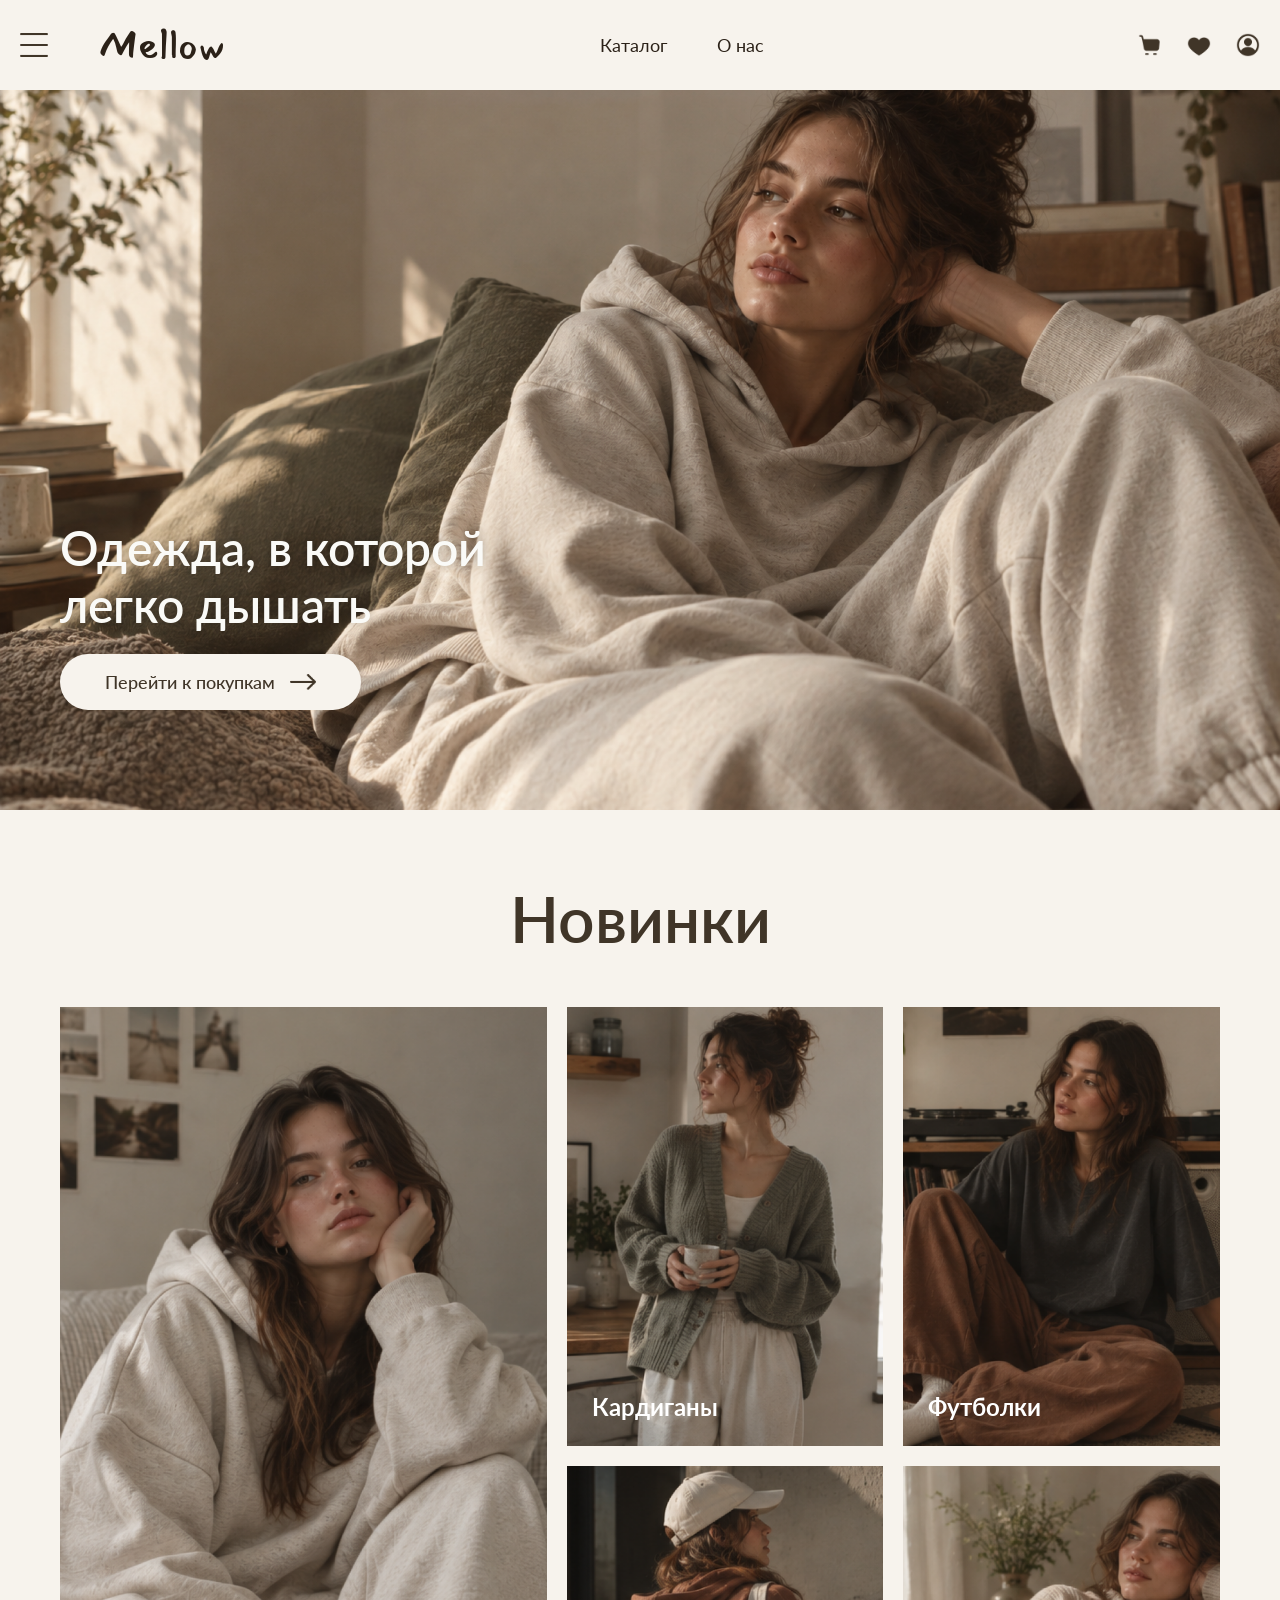
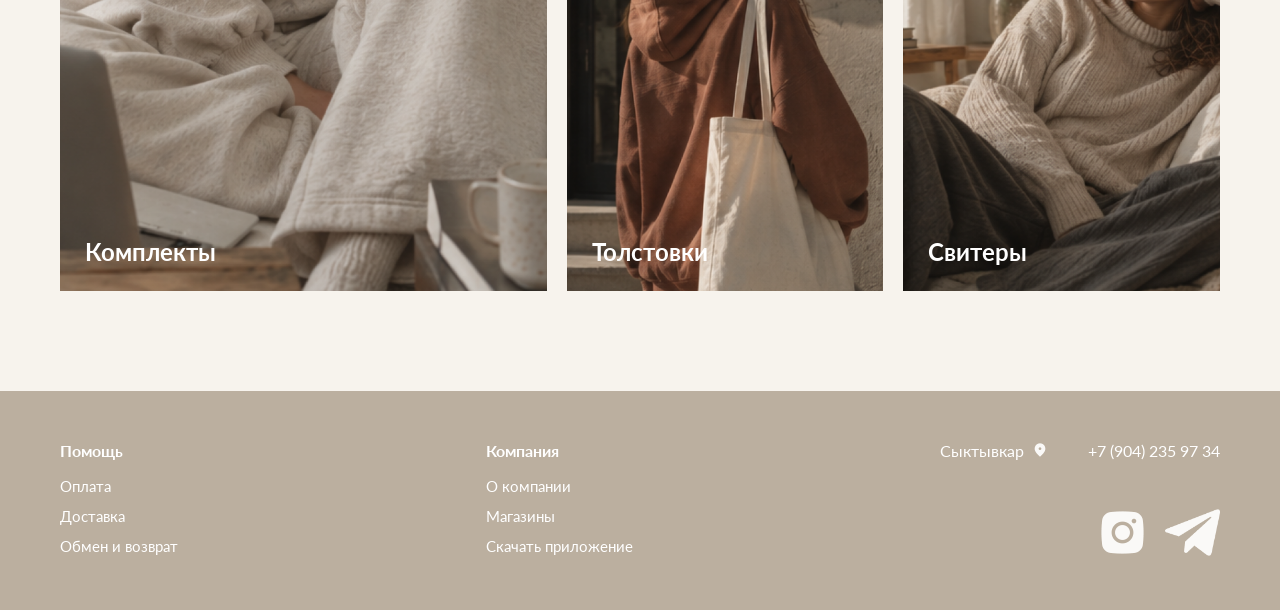
<file: index.html>
<!DOCTYPE html>
<html lang="en">
<head>
    <meta charset="UTF-8">
    <meta name="viewport" content="width=device-width, initial-scale=1.0">
    <link rel="stylesheet" href="css/style.css">
    <link rel="preconnect" href="https://fonts.googleapis.com">
    <link rel="preconnect" href="https://fonts.gstatic.com" crossorigin>
    <link href="https://fonts.googleapis.com/css2?family=Lato:ital,wght@0,100;0,300;0,400;0,700;0,900;1,100;1,300;1,400;1,700;1,900&family=Mansalva&display=swap" rel="stylesheet">
    <title>Mellow</title>
</head>
<body>
    <header>
        <div class="logo-menu">
            <img src="img/menu.png" alt="" class="menu-icon">
            <a href="index.html" class="logo">Mellow</a>
        </div>
        <nav class="header">
            <a href="catalog.html">Каталог</a>
            <a href="about.html">О нас</a>
        </nav>
        <div class="header-icons">
            <a href="cart.html">
                <img src="img/cart.png" alt="Корзина">
            </a>
            <a href="favorites.html">
                <img src="img/heart.png" alt="Избранное">
            </a>
            <a href="profile.html">
                <img src="img/account.png" alt="Аккаунт">
            </a>
        </div>
    </header>
    <main class="index">
        <div class="banner">
            <div class="banner-text">
                <h1>Одежда, в которой легко дышать</h1>
                <a href="catalog.html" class="banner-button">
                    <p>Перейти к покупкам</p>
                    <img src="img/arrow.png" alt="">
                </a>
            </div>
        </div>
        <div class="new">
            <h2>Новинки</h2>
            <div class="new-grid">
            <div class="new-card new-card-big">
                <img src="img/sets.png" alt="">
                <p>Комплекты</p>
            </div>
            <div class="new-column">
                <div class="new-card">
                    <img src="img/cardigans.png" alt="">
                    <p>Кардиганы</p>
                </div>
                <div class="new-card">
                    <img src="img/tshirts.png" alt="">
                    <p>Футболки</p>
                </div>
                <div class="new-card">
                    <img src="img/hoodies.png" alt="">
                    <p>Толстовки</p>
                </div>
                <div class="new-card">
                    <img src="img/sweaters.png" alt="">
                    <p>Свитеры</p>
                </div>
            </div>
        </div>
        </div>
    </main>
    <footer>
        <div class="footer-column">
            <h3>Помощь</h3>
            <a href="#">Оплата</a>
            <a href="#">Доставка</a>
            <a href="#">Обмен и возврат</a>
        </div>
        <div class="footer-column">
            <h3>Компания</h3>
            <a href="about.html #about-company">О компании</a>
            <a href="#">Магазины</a>
            <a href="#">Скачать приложение</a>
        </div>
        <div class="contacts">
            <div class="footer-contacts">
                <p>Сыктывкар <img src="img/pin.png" alt=""></p>
                <p>+7 (904) 235 97 34</p>
            </div>
            <div class="footer-social">
                <img src="img/instagram.png" alt="">
                <img src="img/telegram.png" alt="">
            </div>
        </div>
    </footer>
</body>
</html>
</file>
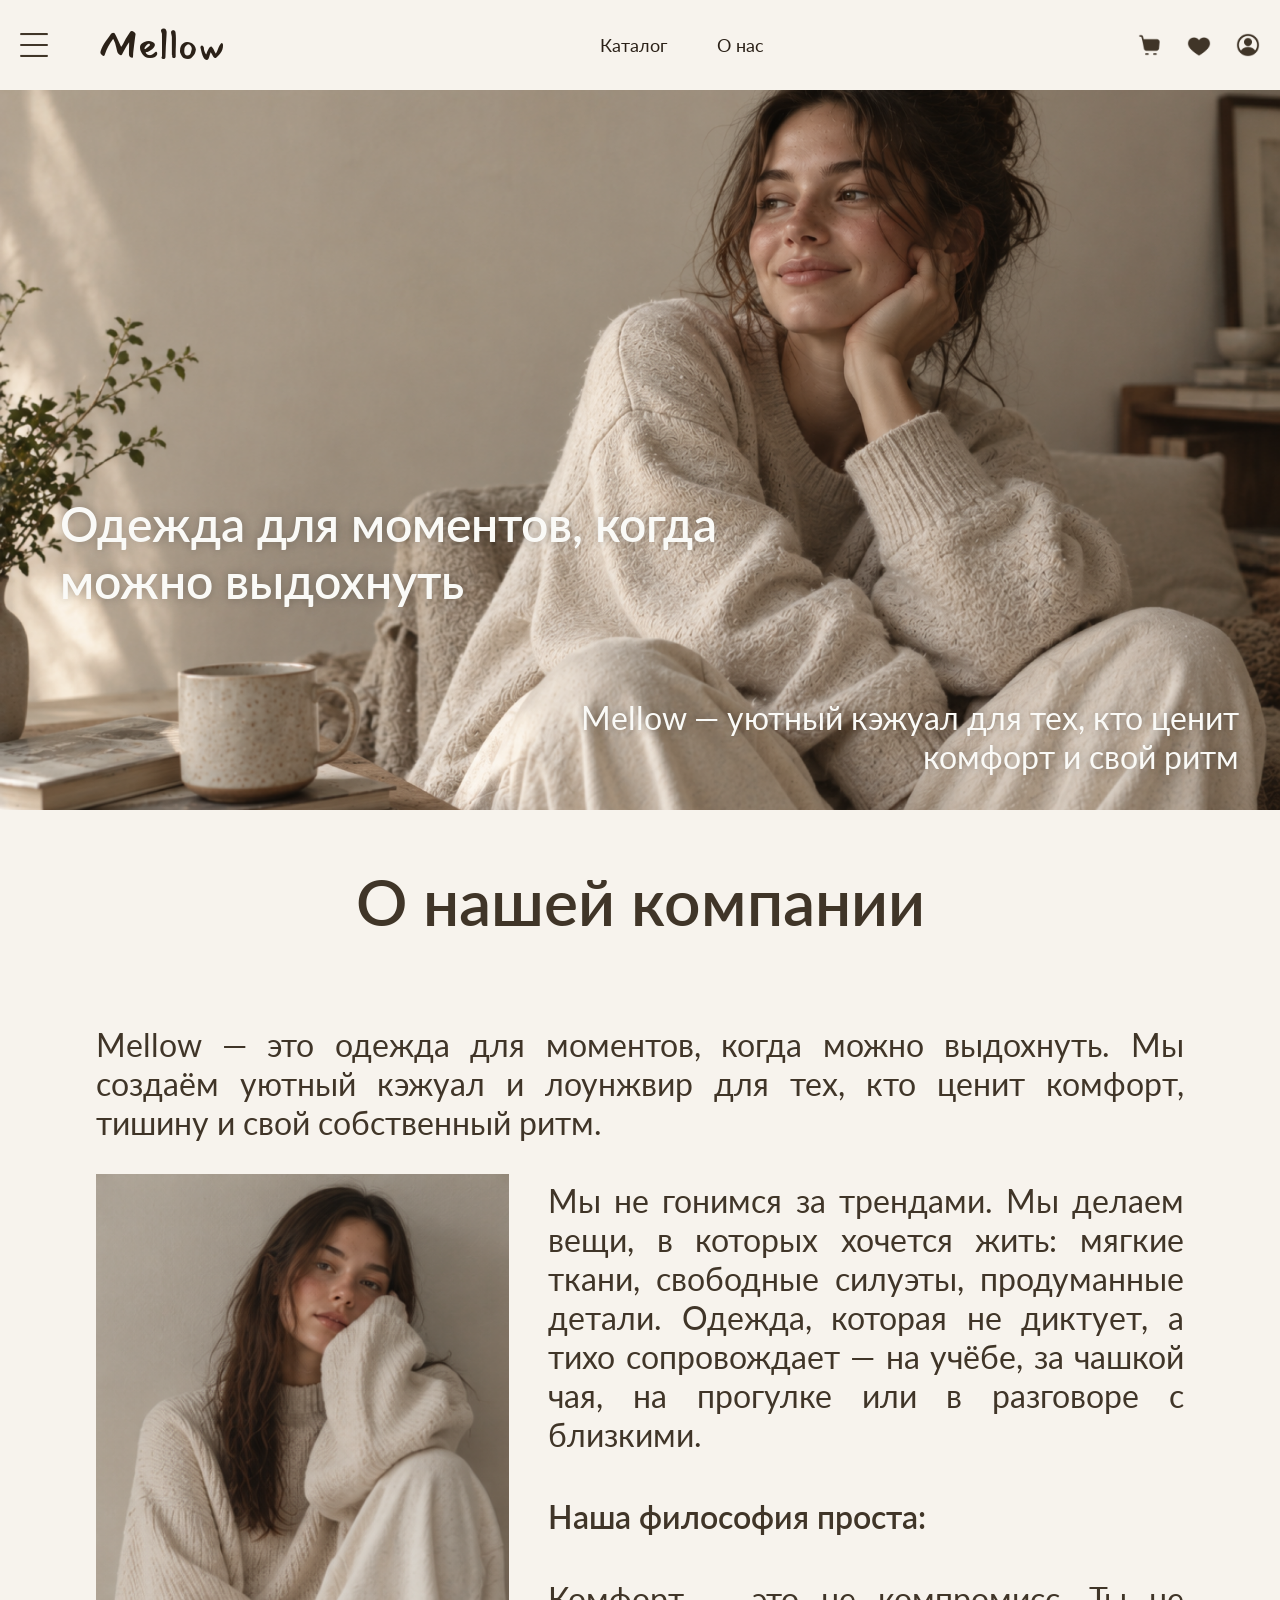
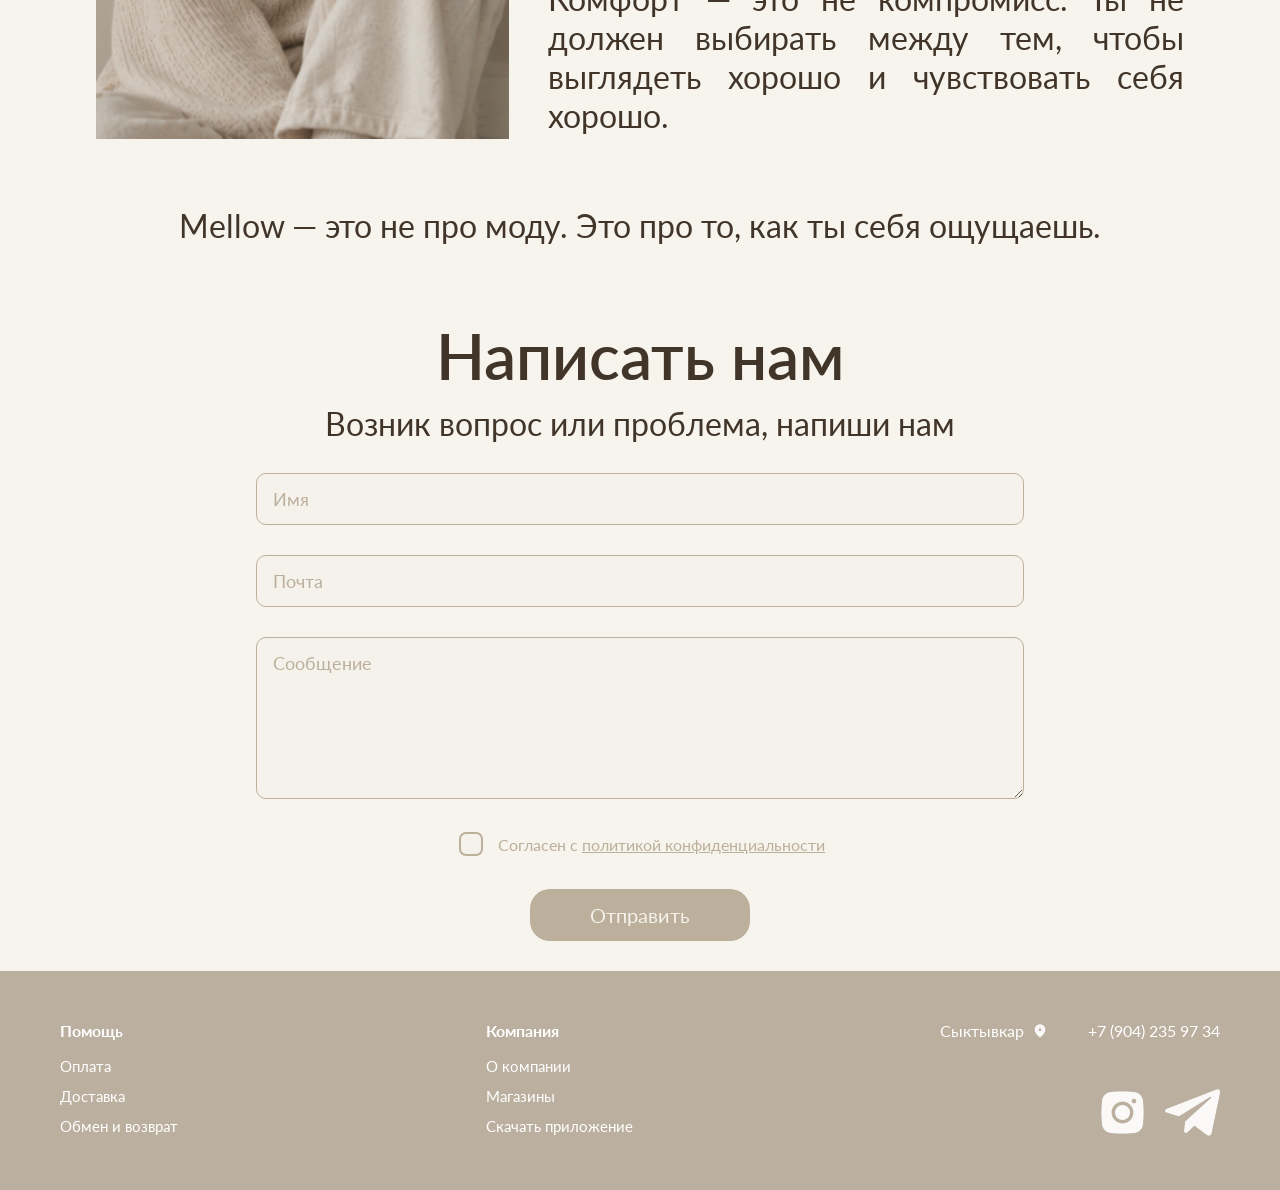
<file: about.html>
<!DOCTYPE html>
<html lang="en">
<head>
    <meta charset="UTF-8">
    <meta name="viewport" content="width=device-width, initial-scale=1.0">
    <link rel="stylesheet" href="css/style.css">
    <link rel="preconnect" href="https://fonts.googleapis.com">
    <link rel="preconnect" href="https://fonts.gstatic.com" crossorigin>
    <link href="https://fonts.googleapis.com/css2?family=Lato:ital,wght@0,100;0,300;0,400;0,700;0,900;1,100;1,300;1,400;1,700;1,900&family=Mansalva&display=swap" rel="stylesheet">
    <title>О нас</title>
</head>
<body>
    <header>
        <div class="logo-menu">
            <img src="img/menu.png" alt="" class="menu-icon">
            <a href="index.html" class="logo">Mellow</a>
        </div>
        <nav class="header">
            <a href="catalog.html">Каталог</a>
            <a href="about.html">О нас</a>
        </nav>
        <div class="header-icons">
            <a href="cart.html">
                <img src="img/cart.png" alt="Корзина">
            </a>
            <img src="img/heart.png" alt="Избранное">
            <a href="profile.html">
                <img src="img/account.png" alt="Аккаунт">
            </a>
        </div>
    </header>
    <main class="about">
       <div class="banner-about">
            <div class="banner-text">
                <h1 id="about">Одежда для моментов, когда можно выдохнуть</h1>
            </div>
            <div class="banner-description">
                <p>Mellow — уютный кэжуал для тех, кто ценит комфорт и свой ритм</p>
            </div>
        </div>
        <div class="about-company" id="about-company">
            <h2>О нашей компании</h2>
            <span>Mellow — это одежда для моментов, когда можно выдохнуть. Мы создаём уютный кэжуал и лоунжвир для тех, кто ценит комфорт, тишину и свой собственный ритм.</span>
            <div class="image-text">
                <div class="image-about">
                    <img src="img/image-about.png" alt="">
                </div>
                <div class="text-about">
                    <span>Мы не гонимся за трендами. Мы делаем вещи, в которых хочется жить: мягкие ткани, свободные силуэты, продуманные детали. Одежда, которая не диктует, а тихо сопровождает — на учёбе, за чашкой чая, на прогулке или в разговоре с близкими.</span>
                    <p>Наша философия проста:</p>
                    <span>Комфорт — это не компромисс. Ты не должен выбирать между тем, чтобы выглядеть хорошо и чувствовать себя хорошо.</span>
                </div>
            </div>
             <p>Mellow — это не про моду. Это про то, как ты себя ощущаешь.</p>
        </div>
        <div class="contact" id="contact">
            <h3>Написать нам</h3>
            <p>Возник вопрос или проблема, напиши нам</p>
            <form class="contact-form">
                <input type="text" placeholder="Имя" required>
                <input type="email" placeholder="Почта" required>
                <textarea placeholder="Сообщение" rows="6" required></textarea>
                <label class="contact-check">
                    <input type="checkbox" required>
                    <span>Согласен с <a href="#">политикой конфиденциальности</a></span>
                </label>
                <button type="submit">Отправить</button>
            </form>
        </div>
    </main>
    <footer>
        <div class="footer-column">
            <h3>Помощь</h3>
            <a href="#">Оплата</a>
            <a href="#">Доставка</a>
            <a href="#">Обмен и возврат</a>
        </div>
        <div class="footer-column">
            <h3>Компания</h3>
            <a href="about.html #about-company">О компании</a>
            <a href="#">Магазины</a>
            <a href="#">Скачать приложение</a>
        </div>
        <div class="contacts">
            <div class="footer-contacts">
                <p>Сыктывкар <img src="img/pin.png" alt=""></p>
                <p>+7 (904) 235 97 34</p>
            </div>
            <div class="footer-social">
                <img src="img/instagram.png" alt="">
                <img src="img/telegram.png" alt="">
            </div>
        </div>
    </footer>
</body>
</html>
</file>
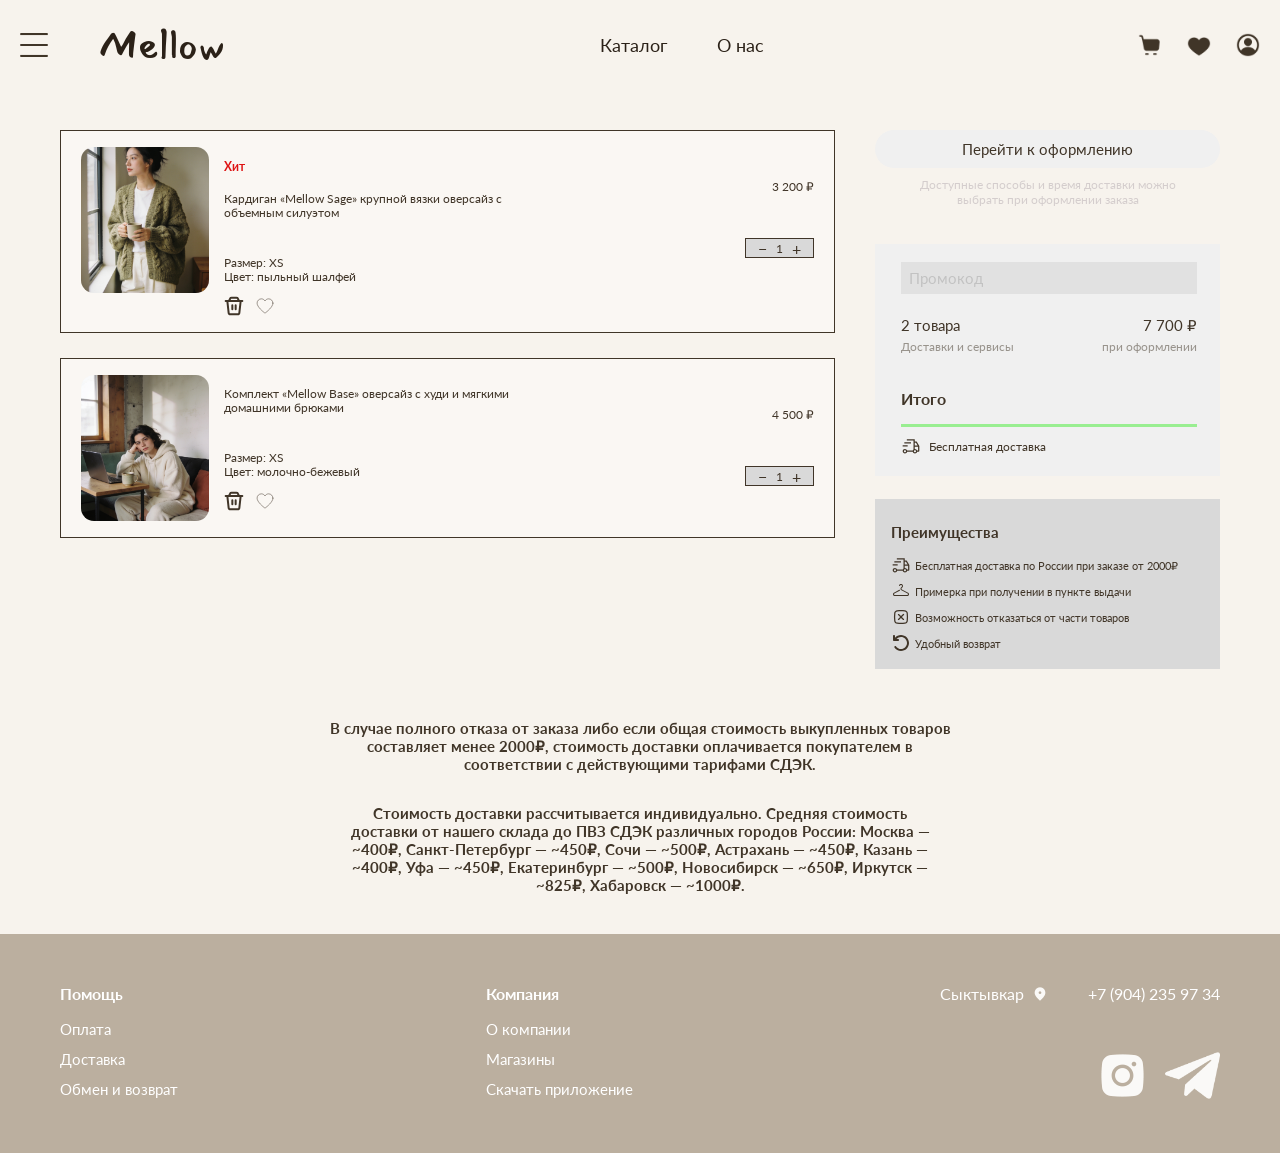
<file: cart.html>
<!DOCTYPE html>
<html lang="ru">
<head>
    <meta charset="UTF-8">
    <meta name="viewport" content="width=device-width, initial-scale=1.0">
    <link rel="stylesheet" href="css/style.css">
    <link rel="preconnect" href="https://fonts.googleapis.com">
    <link rel="preconnect" href="https://fonts.gstatic.com" crossorigin>
    <link href="https://fonts.googleapis.com/css2?family=Lato:ital,wght@0,100;0,300;0,400;0,700;0,900;1,100;1,300;1,400;1,700;1,900&family=Mansalva&display=swap" rel="stylesheet">
    <title>Mellow</title>
</head>
<body>
    <header>
        <div class="logo-menu">
            <img src="img/menu.png" alt="" class="menu-icon">
            <a href="index.html" class="logo">Mellow</a>
        </div>
        <nav class="header">
            <a href="catalog.html">Каталог</a>
            <a href="about.html">О нас</a>
        </nav>
        <div class="header-icons">
            <a href="cart.html">
                <img src="img/cart.png" alt="Корзина">
            </a>
            <a href="favorites.html">
                <img src="img/heart.png" alt="Избранное">
            </a>
            <a href="profile.html">
                <img src="img/account.png" alt="Аккаунт">
            </a>
        </div>
    </header>

    <main class="cart">
        <div class="cart-left">

            <div class="cart-item">
                <img src="img/korzina-kardigan.jpeg" alt="Кардиган" class="cart-img">
                <div class="cart-info">
                    <p class="hit">Хит</p>
                    <p class="title">Кардиган «Mellow Sage» крупной вязки оверсайз с объемным силуэтом</p>
                    <p class="size">Размер: XS<br>Цвет: пыльный шалфей</p>
                    <div class="icons">
                        <img src="img/trash.svg" alt="Удалить">
                        <img src="img/like.svg" alt="В избранное">
                    </div>
                </div>
                <div class="cart-side">
                    <p class="price">3 200 ₽</p>
                    <div class="qty">
                        <button>−</button>
                        <span>1</span>
                        <button>+</button>
                    </div>
                </div>
            </div>

            <div class="cart-item">
                <img src="img/korzina-kostum.jpeg" alt="Комплект" class="cart-img">
                <div class="cart-info">
                    <p class="title">Комплект «Mellow Base» оверсайз с худи и мягкими домашними брюками</p>
                    <p class="size">Размер: XS<br>Цвет: молочно-бежевый</p>
                    <div class="icons">
                        <img src="img/trash.svg" alt="Удалить">
                        <img src="img/like.svg" alt="В избранное">
                    </div>
                </div>
                <div class="cart-side">
                    <p class="price">4 500 ₽</p>
                    <div class="qty">
                        <button>−</button>
                        <span>1</span>
                        <button>+</button>
                    </div>
                </div>
            </div>

        </div>

        <div class="cart-right-block">
            <button class="checkout">Перейти к оформлению</button>
            <p class="note">Доступные способы и время доставки можно<br>выбрать при оформлении заказа</p>

            <div class="order">
                <input type="text" class="promo" placeholder="Промокод">
                <div class="row"><span>2 товара</span><span>7 700 ₽</span></div>
                <div class="row small"><span>Доставки и сервисы</span><span>при оформлении</span></div>
                <p class="total">Итого</p>
                <div class="line"></div>
                <div class="delivery">
                    <img src="img/delivery-car.svg" alt="">
                    <span>Бесплатная доставка</span>
                </div>
            </div>

            <div class="benefits">
                <p class="benefits-title">Преимущества</p>

                <div class="benefit">
                    <img src="img/delivery-car.svg" alt="">
                    <span>Бесплатная доставка по России при заказе от 2000₽</span>
                </div>
                <div class="benefit">
                    <img src="img/hanger.svg" alt="">
                    <span>Примерка при получении в пункте выдачи</span>
                </div>
                <div class="benefit">
                    <img src="img/cancelation.svg" alt="">
                    <span>Возможность отказаться от части товаров</span>
                </div>
                <div class="benefit">
                    <img src="img/return.svg" alt="">
                    <span>Удобный возврат</span>
                </div>
            </div>
        </div>
    </main>

    <div class="cart-notes">
        <p>В случае полного отказа от заказа либо если общая стоимость выкупленных товаров составляет менее 2000₽, стоимость доставки оплачивается покупателем в соответствии с действующими тарифами СДЭК.</p>
        <p>Стоимость доставки рассчитывается индивидуально. Средняя стоимость доставки от нашего склада до ПВЗ СДЭК различных городов России: Москва — ~400₽, Санкт-Петербург — ~450₽, Сочи — ~500₽, Астрахань — ~450₽, Казань — ~400₽, Уфа — ~450₽, Екатеринбург — ~500₽, Новосибирск — ~650₽, Иркутск — ~825₽, Хабаровск — ~1000₽.</p>
    </div>

    <footer>
        <div class="footer-column">
            <h3>Помощь</h3>
            <a href="#">Оплата</a>
            <a href="#">Доставка</a>
            <a href="#">Обмен и возврат</a>
        </div>
        <div class="footer-column">
            <h3>Компания</h3>
            <a href="about.html #about-company">О компании</a>
            <a href="#">Магазины</a>
            <a href="#">Скачать приложение</a>
        </div>
        <div class="contacts">
            <div class="footer-contacts">
                <p>Сыктывкар <img src="img/pin.png" alt=""></p>
                <p>+7 (904) 235 97 34</p>
            </div>
            <div class="footer-social">
                <img src="img/instagram.png" alt="">
                <img src="img/telegram.png" alt="">
            </div>
        </div>
    </footer>
</body>
</html>
</file>
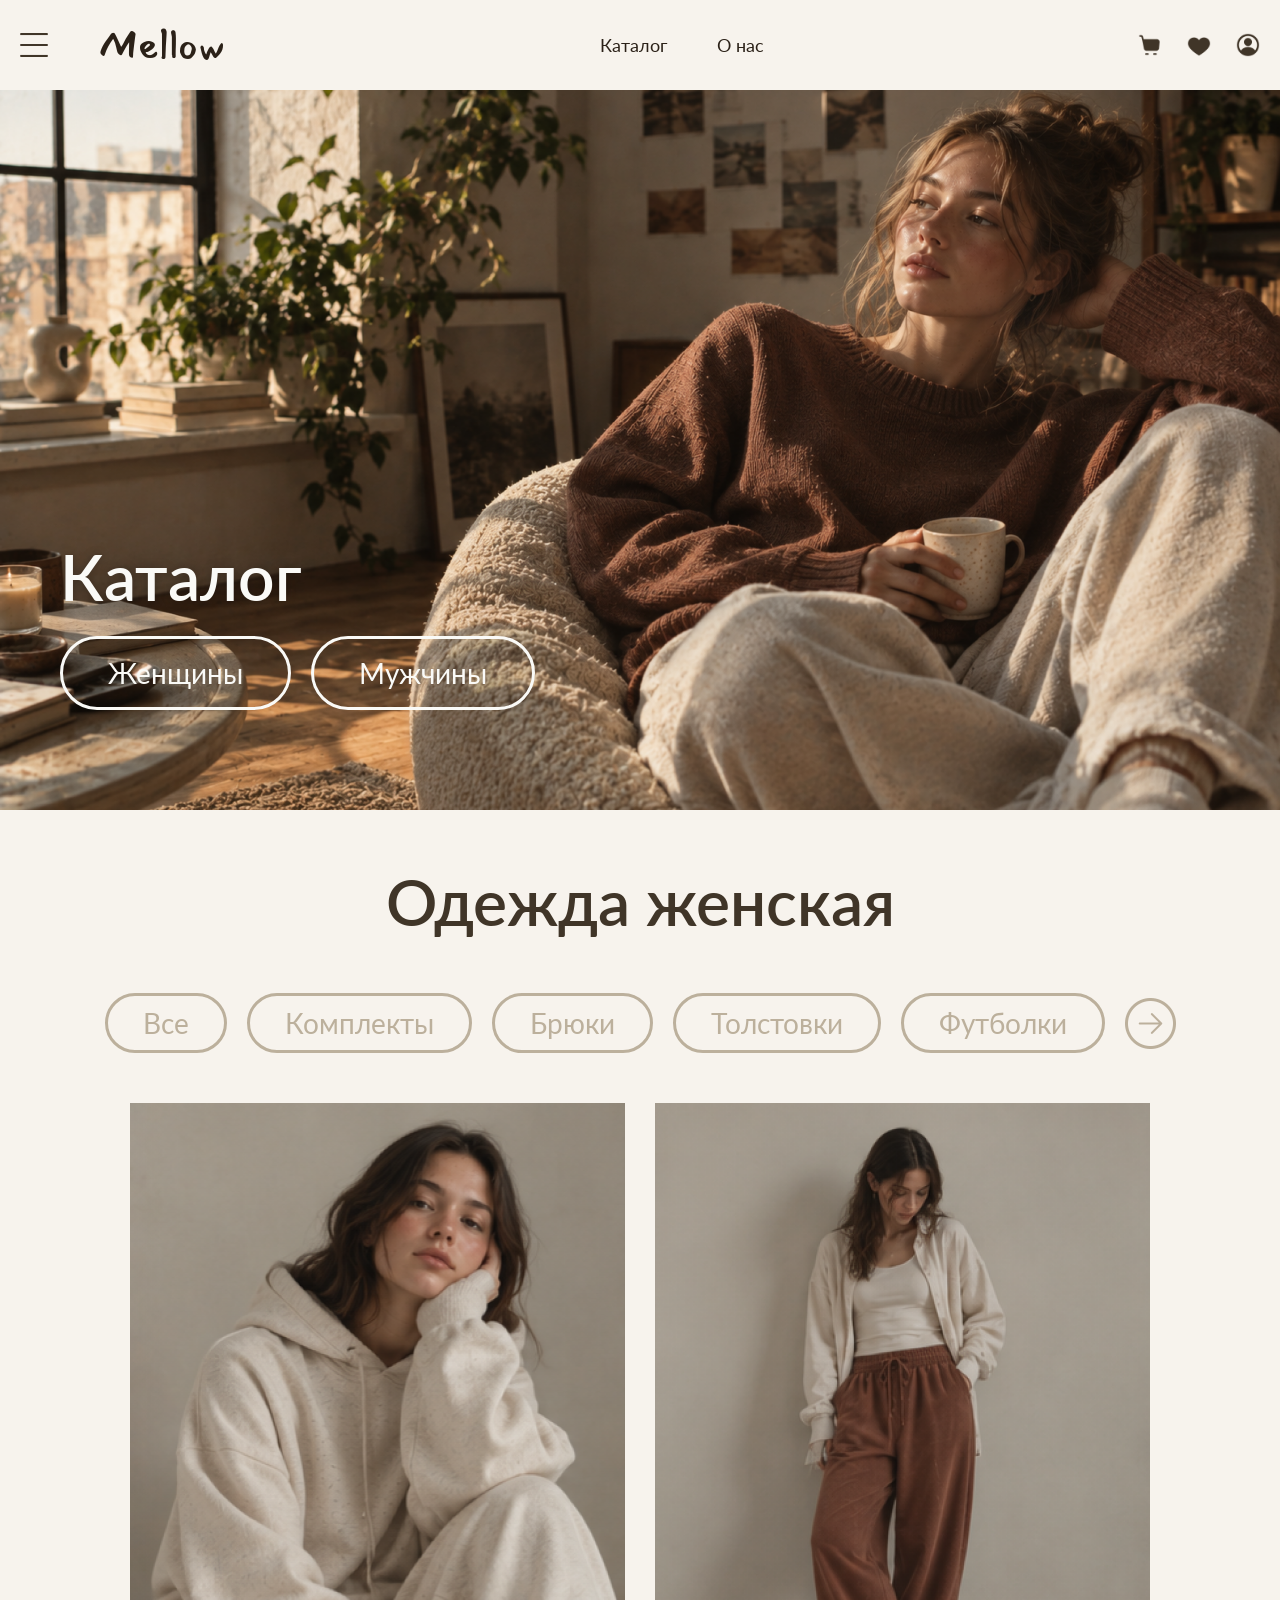
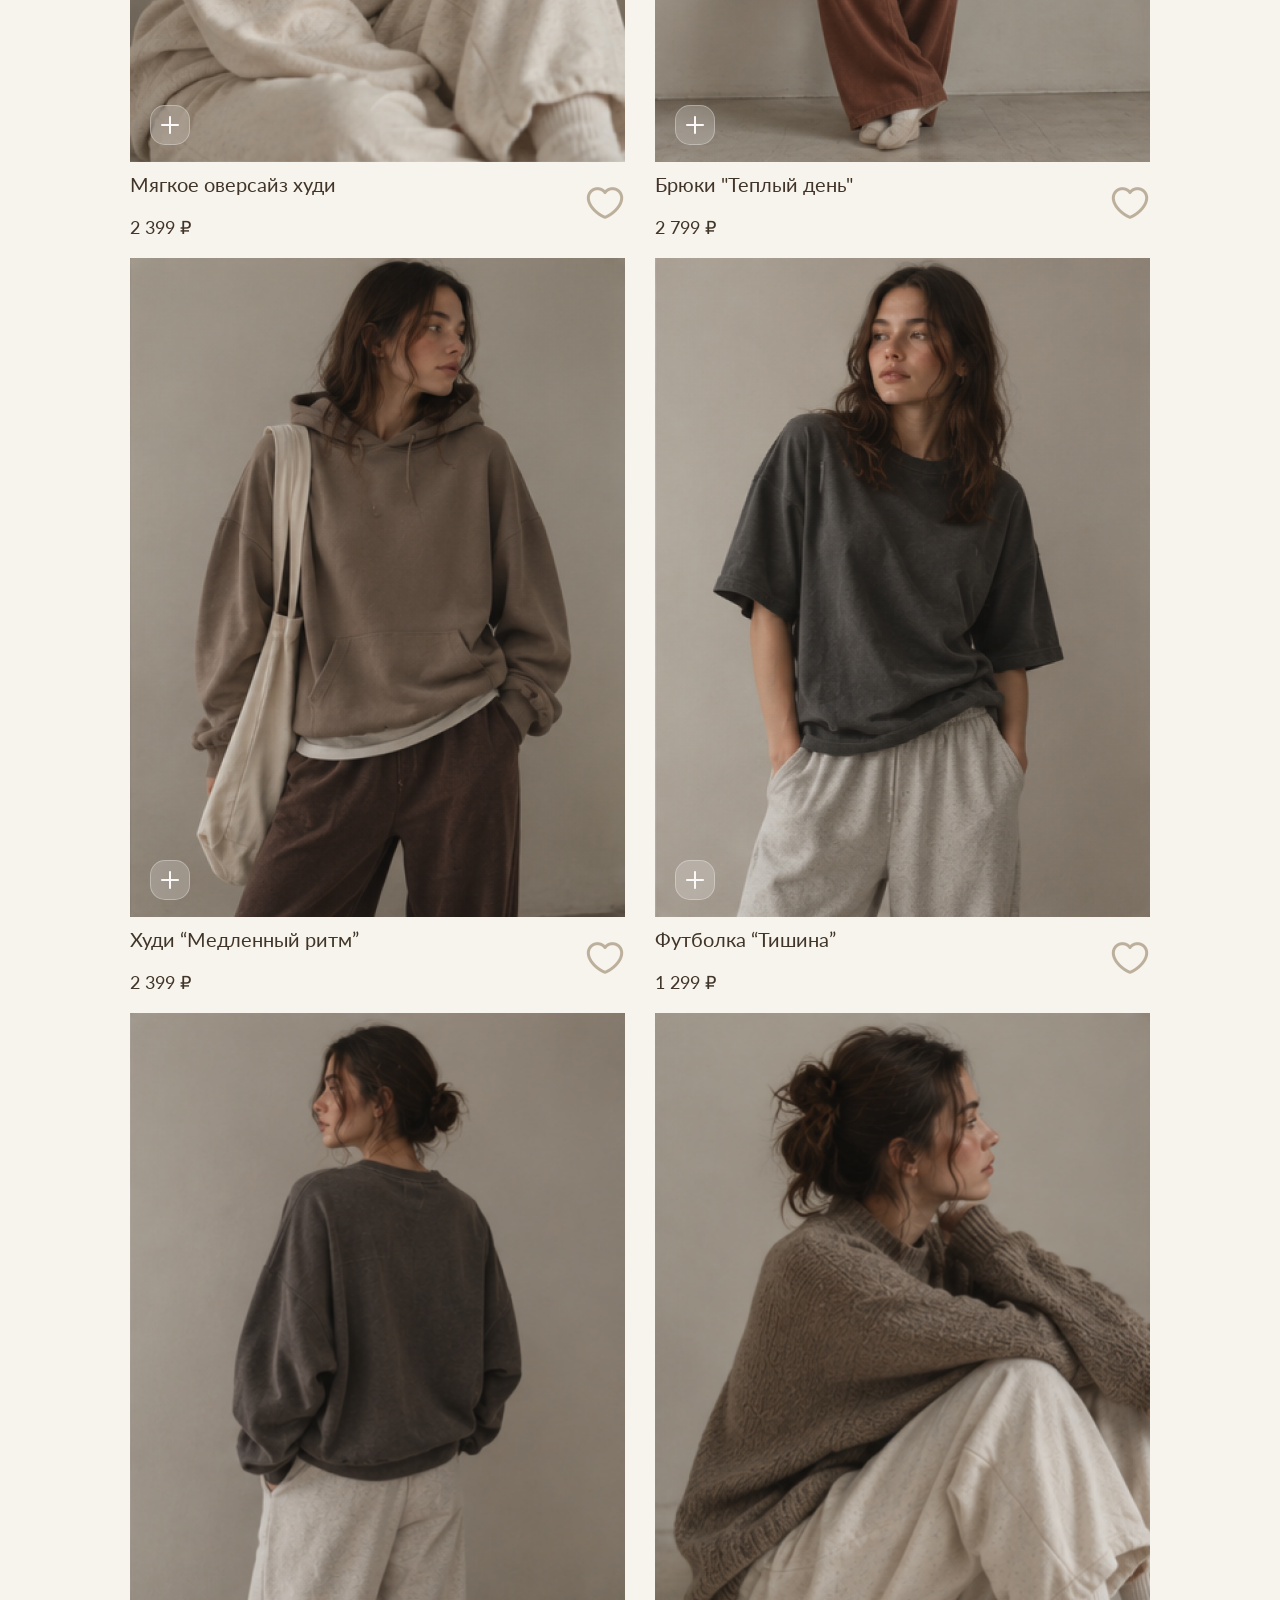
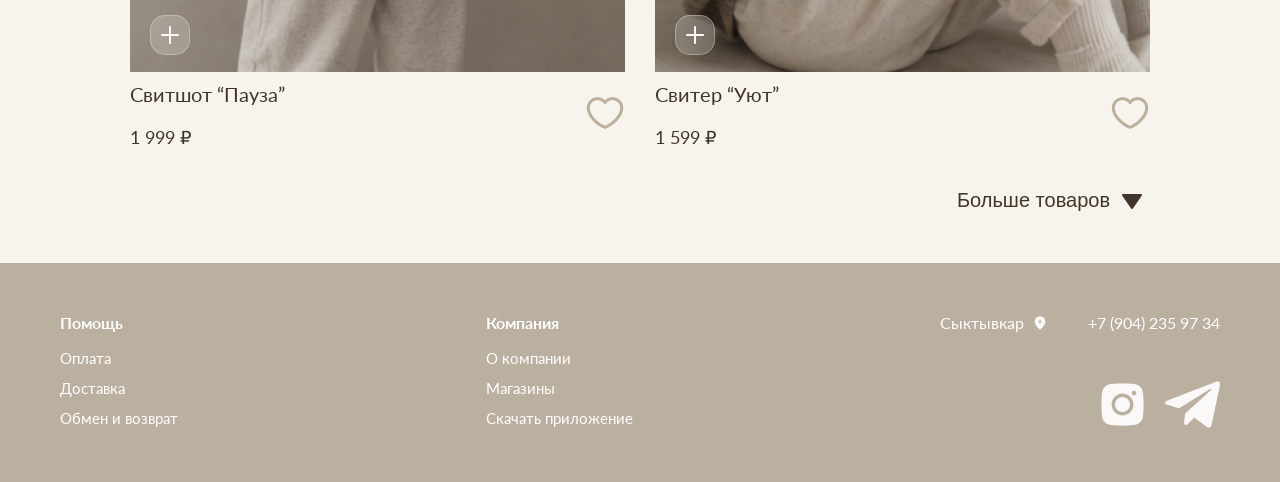
<file: catalog.html>
<!DOCTYPE html>
<html lang="en">
<head>
    <meta charset="UTF-8">
    <meta name="viewport" content="width=device-width, initial-scale=1.0">
    <link rel="stylesheet" href="css/style.css">
    <link rel="preconnect" href="https://fonts.googleapis.com">
    <link rel="preconnect" href="https://fonts.gstatic.com" crossorigin>
    <link href="https://fonts.googleapis.com/css2?family=Lato:ital,wght@0,100;0,300;0,400;0,700;0,900;1,100;1,300;1,400;1,700;1,900&family=Mansalva&display=swap" rel="stylesheet">
    <title>Каталог</title>
</head>
<body>
    <header>
        <div class="logo-menu">
            <img src="img/menu.png" alt="" class="menu-icon">
            <a href="index.html" class="logo">Mellow</a>
        </div>
        <nav class="header">
            <a href="catalog.html">Каталог</a>
            <a href="about.html">О нас</a>
        </nav>
        <div class="header-icons">
            <a href="cart.html">
                <img src="img/cart.png" alt="Корзина">
            </a>
            <a href="favorites.html">
                <img src="img/heart.png" alt="Избранное">
            </a>
            <a href="profile.html">
                <img src="img/account.png" alt="Аккаунт">
            </a>
        </div>
    </header>
    <main class="catalog">
        <div class="banner-catalog">
            <div class="banner-text">
                <h1 id="catalog">Каталог</h1>
                <div class="gender">
                    <a href="#" id="woman">Женщины</a>
                    <a href="#">Мужчины</a>
                </div>
            </div>
        </div>
        <div class="women">
            <h2>Одежда женская</h2>
            <div class="filter">
                <a href="#">Все</a>
                <a href="#">Комплекты</a>
                <a href="#">Брюки</a>
                <a href="#">Толстовки</a>
                <a href="#">Футболки</a>
                <img src="img/arrow-right.png" alt="">
            </div>
            <div class="two-cards">
                <div class="card">
                    <div class="image">
                        <img src="img/card1.png" alt="">
                        <div class="add-cart">
                            <img src="img/plus.png" alt="">
                        </div>
                    </div>
                    <div class="info">
                        <div class="info-card">
                            <p>Мягкое оверсайз худи</p>
                            <span>2 399 ₽</span>
                        </div>
                        <img src="img/like.png" alt="">
                    </div>
                </div>
                <div class="card">
                    <div class="image">
                        <img src="img/card2.png" alt="">
                        <div class="add-cart">
                            <img src="img/plus.png" alt="">
                        </div>
                    </div>
                    <div class="info">
                        <div class="info-card">
                            <p>Брюки "Теплый день"</p>
                            <span>2 799 ₽</span>
                        </div>
                        <img src="img/like.png" alt="">
                    </div>
                </div>
            </div>
            <div class="two-cards">
                <div class="card">
                    <div class="image">
                        <img src="img/card3.png" alt="">
                        <div class="add-cart">
                            <img src="img/plus.png" alt="">
                        </div>
                    </div>
                    <div class="info">
                        <div class="info-card">
                            <p>Худи “Медленный ритм”</p>
                            <span>2 399 ₽</span>
                        </div>
                        <img src="img/like.png" alt="">
                    </div>
                </div>
                <div class="card">
                    <div class="image">
                        <img src="img/card4.png" alt="">
                        <div class="add-cart">
                            <img src="img/plus.png" alt="">
                        </div>
                    </div>
                    <div class="info">
                        <div class="info-card">
                            <p>Футболка “Тишина”</p>
                            <span>1 299 ₽</span>
                        </div>
                        <img src="img/like.png" alt="">
                    </div>
                </div>
            </div>
            <div class="two-cards">
                <div class="card">
                    <div class="image">
                        <img src="img/card5.png" alt="">
                        <div class="add-cart">
                            <img src="img/plus.png" alt="">
                        </div>
                    </div>
                    <div class="info">
                        <div class="info-card">
                            <p>Свитшот “Пауза”</p>
                            <span>1 999 ₽</span>
                        </div>
                        <img src="img/like.png" alt="">
                    </div>
                </div>
                <div class="card">
                    <div class="image">
                        <img src="img/card6.png" alt="">
                        <div class="add-cart">
                            <img src="img/plus.png" alt="">
                        </div>
                    </div>
                    <div class="info">
                        <div class="info-card">
                            <p>Свитер “Уют”</p>
                            <span>1 599 ₽</span>
                        </div>
                        <img src="img/like.png" alt="">
                    </div>
                </div>
            </div>
            <div class="more">
                <button type="submit">
                    <p>Больше товаров</p>
                    <img src="img/down-arrow.png" alt="">
                </button>
            </div>
        </div>
    </main>
    <footer>
        <div class="footer-column">
            <h3>Помощь</h3>
            <a href="#">Оплата</a>
            <a href="#">Доставка</a>
            <a href="#">Обмен и возврат</a>
        </div>
        <div class="footer-column">
            <h3>Компания</h3>
            <a href="about.html #about-company">О компании</a>
            <a href="#">Магазины</a>
            <a href="#">Скачать приложение</a>
        </div>
        <div class="contacts">
            <div class="footer-contacts">
                <p>Сыктывкар <img src="img/pin.png" alt=""></p>
                <p>+7 (904) 235 97 34</p>
            </div>
            <div class="footer-social">
                <img src="img/instagram.png" alt="">
                <img src="img/telegram.png" alt="">
            </div>
        </div>
    </footer>
</body>
</html>
</file>
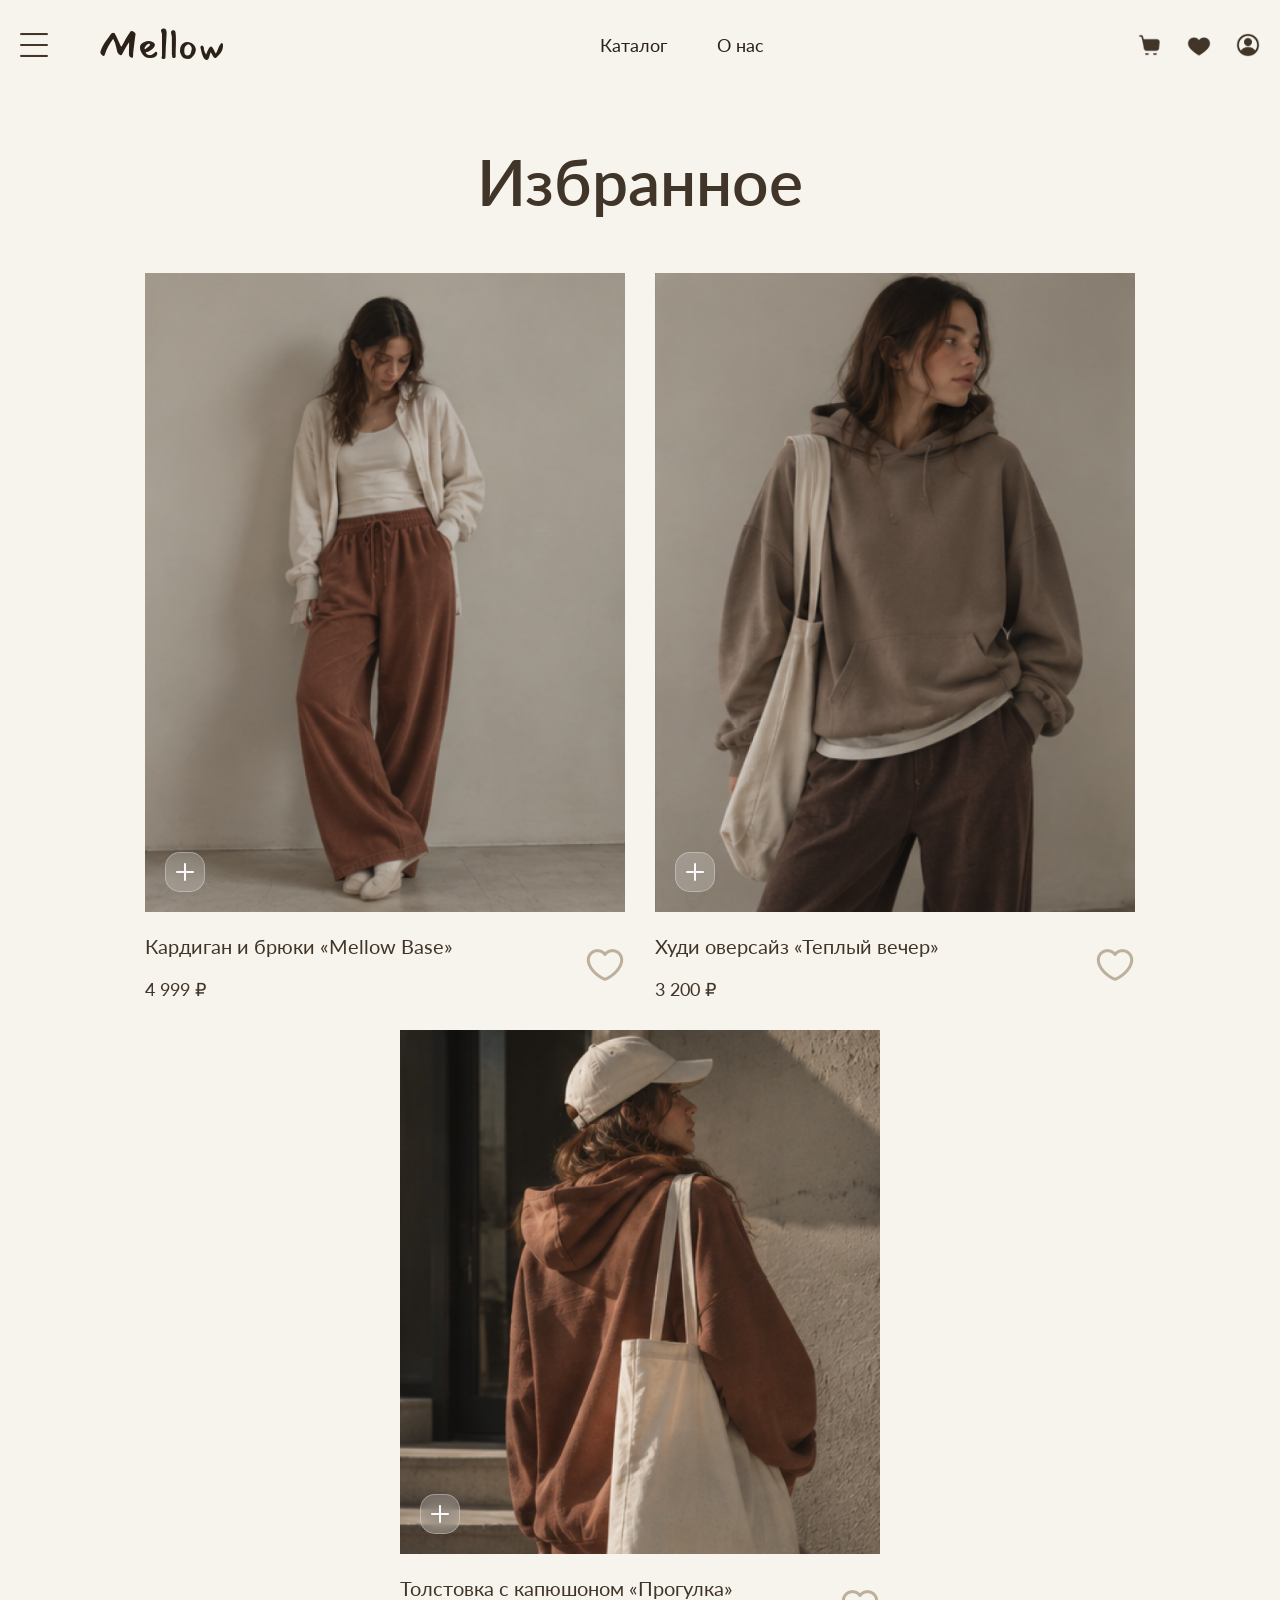
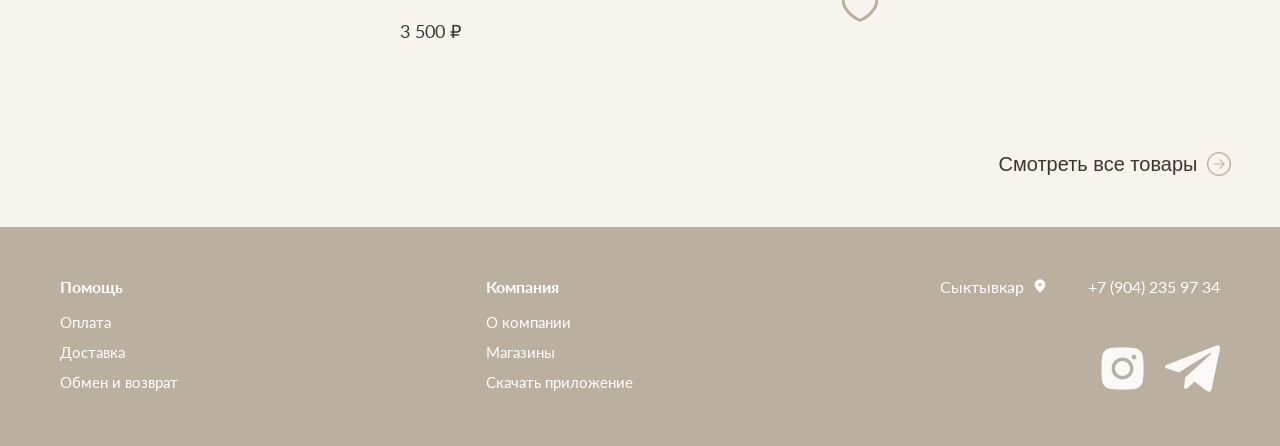
<file: favorites.html>
<!DOCTYPE html>
<html lang="ru">
<head>
    <meta charset="UTF-8">
    <meta name="viewport" content="width=device-width, initial-scale=1.0">
    <link rel="stylesheet" href="css/style.css">
    <link rel="preconnect" href="https://fonts.googleapis.com">
    <link rel="preconnect" href="https://fonts.gstatic.com" crossorigin>
    <link href="https://fonts.googleapis.com/css2?family=Lato:ital,wght@0,100;0,300;0,400;0,700;0,900;1,100;1,300;1,400;1,700;1,900&family=Mansalva&display=swap" rel="stylesheet">
    <title>Избранное — Mellow</title>
</head>
<body>
    <header>
        <div class="logo-menu">
            <img src="img/menu.png" alt="" class="menu-icon">
            <a href="index.html" class="logo">Mellow</a>
        </div>
        <nav class="header">
            <a href="catalog.html">Каталог</a>
            <a href="about.html">О нас</a>
        </nav>
        <div class="header-icons">
            <a href="cart.html">
                <img src="img/cart.png" alt="Корзина">
            </a>
            <a href="favorites.html">
                <img src="img/heart.png" alt="Избранное">
            </a>
            <a href="profile.html">
                <img src="img/account.png" alt="Аккаунт">
            </a>
        </div>
    </header>

    <main class="catalog">
        <div class="women">
            <h2>Избранное</h2>
            <div class="favorites-grid">
                <div class="card">
                    <div class="image">
                        <img src="img/card2.png" alt="Кардиган и брюки">
                        <div class="add-cart">
                            <img src="img/plus.png" alt="В корзину">
                        </div>
                    </div>
                    <div class="info">
                        <div class="info-card">
                            <p>Кардиган и брюки «Mellow Base»</p>
                            <span>4 999 ₽</span>
                        </div>
                        <img src="img/like.png" alt="Удалить из избранного" class="like-active">
                    </div>
                </div>

                <div class="card">
                    <div class="image">
                        <img src="img/card3.png" alt="Худи оверсайз">
                        <div class="add-cart">
                            <img src="img/plus.png" alt="В корзину">
                        </div>
                    </div>
                    <div class="info">
                        <div class="info-card">
                            <p>Худи оверсайз «Теплый вечер»</p>
                            <span>3 200 ₽</span>
                        </div>
                        <img src="img/like.png" alt="Удалить из избранного" class="like-active">
                    </div>
                </div>

                <div class="card">
                    <div class="image">
                        <img src="img/hoodies.png" alt="Толстовка с капюшоном">
                        <div class="add-cart">
                            <img src="img/plus.png" alt="В корзину">
                        </div>
                    </div>
                    <div class="info">
                        <div class="info-card">
                            <p>Толстовка с капюшоном «Прогулка»</p>
                            <span>3 500 ₽</span>
                        </div>
                        <img src="img/like.png" alt="Удалить из избранного" class="like-active">
                    </div>
                </div>
            </div>
            <div class="more" style="margin-top: 50px;">
                <button type="submit">
                    <p>Смотреть все товары</p>
                    <img src="img/arrow-right.png" alt="">
                </button>
            </div>
        </div>
    </main>

    <footer>
        <div class="footer-column">
            <h3>Помощь</h3>
            <a href="#">Оплата</a>
            <a href="#">Доставка</a>
            <a href="#">Обмен и возврат</a>
        </div>
        <div class="footer-column">
            <h3>Компания</h3>
            <a href="about.html #about-company">О компании</a>
            <a href="#">Магазины</a>
            <a href="#">Скачать приложение</a>
        </div>
        <div class="contacts">
            <div class="footer-contacts">
                <p>Сыктывкар <img src="img/pin.png" alt=""></p>
                <p>+7 (904) 235 97 34</p>
            </div>
            <div class="footer-social">
                <img src="img/instagram.png" alt="">
                <img src="img/telegram.png" alt="">
            </div>
        </div>
    </footer>
</body>
</html>
</file>
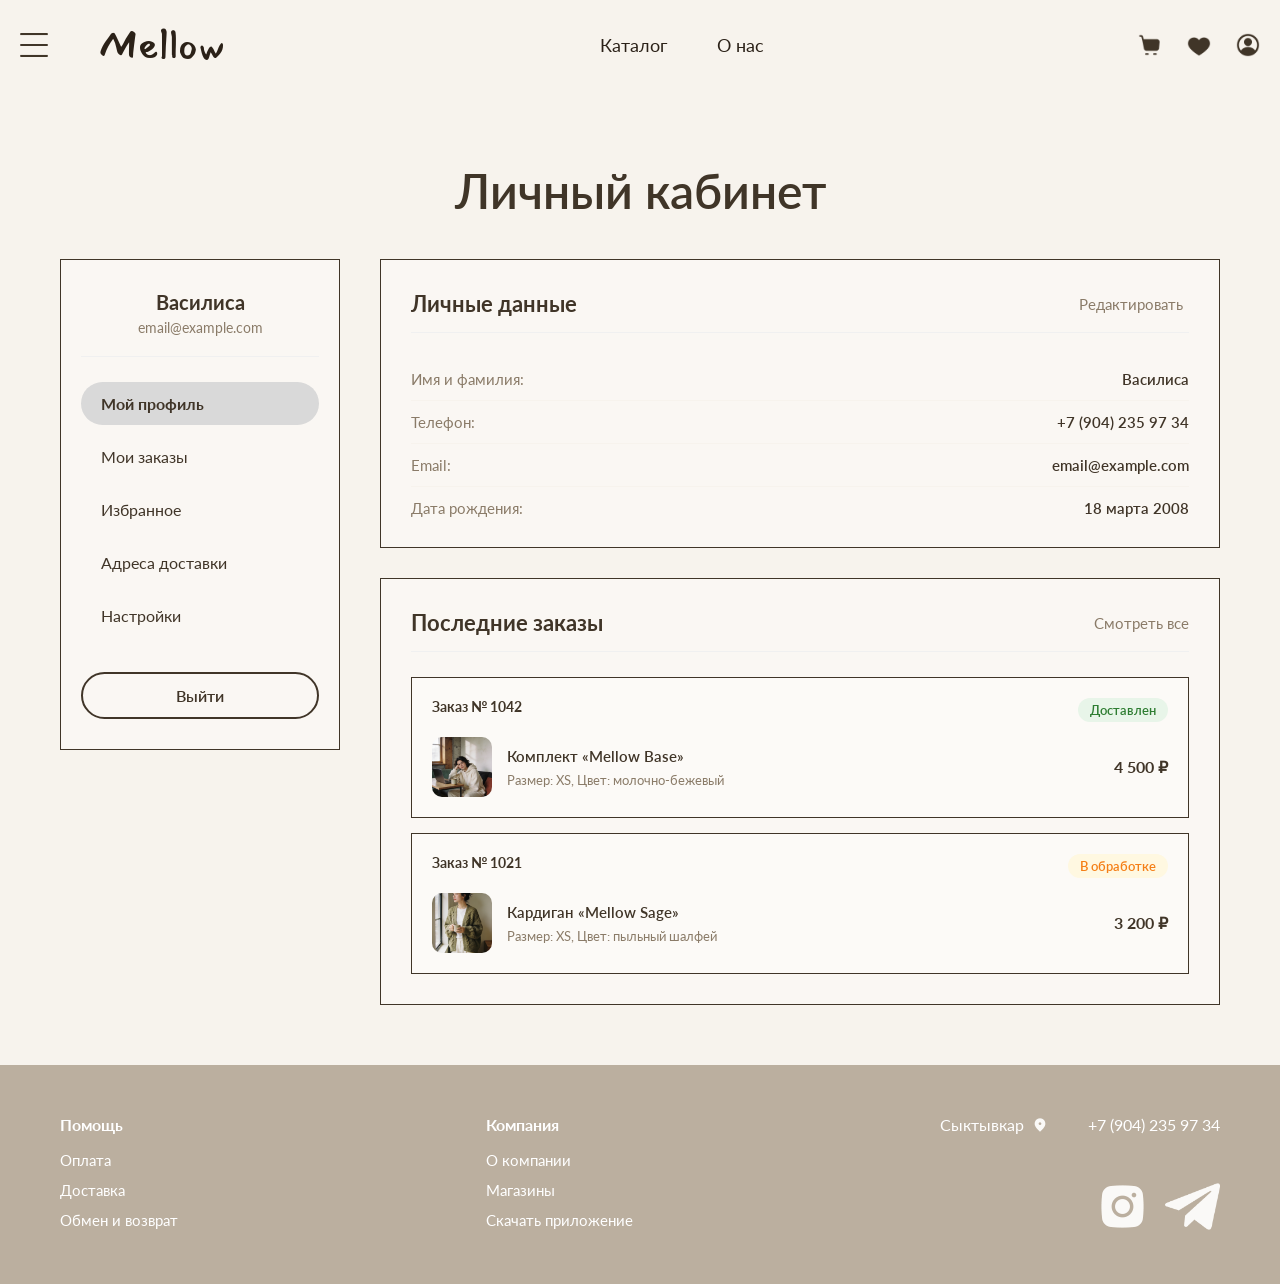
<file: profile.html>
<!DOCTYPE html>
<html lang="ru">
<head>
    <meta charset="UTF-8">
    <meta name="viewport" content="width=device-width, initial-scale=1.0">
    <link rel="stylesheet" href="css/style.css">
    <link rel="preconnect" href="https://fonts.googleapis.com">
    <link rel="preconnect" href="https://fonts.gstatic.com" crossorigin>
    <link href="https://fonts.googleapis.com/css2?family=Lato:ital,wght@0,100;0,300;0,400;0,700;0,900;1,100;1,300;1,400;1,700;1,900&family=Mansalva&display=swap" rel="stylesheet">
    <title>Личный кабинет — Mellow</title>
</head>
<body>
    <header>
        <div class="logo-menu">
            <img src="img/menu.png" alt="" class="menu-icon">
            <a href="index.html" class="logo">Mellow</a>
        </div>
        <nav class="header">
            <a href="catalog.html">Каталог</a>
            <a href="about.html">О нас</a>
        </nav>
        <div class="header-icons">
            <a href="cart.html">
                <img src="img/cart.png" alt="Корзина">
            </a>
            <a href="favorites.html">
                <img src="img/heart.png" alt="Избранное">
            </a>
            <a href="profile.html">
                <img src="img/account.png" alt="Аккаунт">
            </a>
        </div>
    </header>

    <main class="profile-page">
        <h1 class="profile-title">Личный кабинет</h1>
        
        <div class="profile-container">
            <aside class="profile-sidebar">
                <div class="user-info">
                    <p class="user-name">Василиса</p>
                    <p class="user-email">email@example.com</p>
                </div>
                <nav class="profile-nav">
                    <a href="#" class="active">Мой профиль</a>
                    <a href="#">Мои заказы</a>
                    <a href="#">Избранное</a>
                    <a href="#">Адреса доставки</a>
                    <a href="#">Настройки</a>
                </nav>
                <button class="logout-btn">Выйти</button>
            </aside>

            <section class="profile-content">
                
                <div class="profile-card">
                    <div class="card-header">
                        <h3>Личные данные</h3>
                        <button class="edit-btn">Редактировать</button>
                    </div>
                    <div class="info-row">
                        <span class="label">Имя и фамилия:</span>
                        <span class="value">Василиса</span>
                    </div>
                    <div class="info-row">
                        <span class="label">Телефон:</span>
                        <span class="value">+7 (904) 235 97 34</span>
                    </div>
                    <div class="info-row">
                        <span class="label">Email:</span>
                        <span class="value">email@example.com</span>
                    </div>
                    <div class="info-row">
                        <span class="label">Дата рождения:</span>
                        <span class="value">18 марта 2008</span>
                    </div>
                </div>

                
                <div class="profile-card">
                    <div class="card-header">
                        <h3>Последние заказы</h3>
                        <a href="#" class="view-all">Смотреть все</a>
                    </div>
                    
                    
                    <div class="order-item">
                        <div class="order-header">
                            <span class="order-number">Заказ № 1042</span>
                            <span class="order-status delivered">Доставлен</span>
                        </div>
                        <div class="order-details">
                            <img src="img/korzina-kostum.jpeg" alt="Комплект" class="order-img">
                            <div class="order-text">
                                <p>Комплект «Mellow Base»</p>
                                <span>Размер: XS, Цвет: молочно-бежевый</span>
                            </div>
                            <span class="order-price">4 500 ₽</span>
                        </div>
                    </div>

                    
                    <div class="order-item">
                        <div class="order-header">
                            <span class="order-number">Заказ № 1021</span>
                            <span class="order-status processing">В обработке</span>
                        </div>
                        <div class="order-details">
                            <img src="img/korzina-kardigan.jpeg" alt="Кардиган" class="order-img">
                            <div class="order-text">
                                <p>Кардиган «Mellow Sage»</p>
                                <span>Размер: XS, Цвет: пыльный шалфей</span>
                            </div>
                            <span class="order-price">3 200 ₽</span>
                        </div>
                    </div>

                </div>

            </section>
        </div>
    </main>

    <footer>
        <div class="footer-column">
            <h3>Помощь</h3>
            <a href="#">Оплата</a>
            <a href="#">Доставка</a>
            <a href="#">Обмен и возврат</a>
        </div>
        <div class="footer-column">
            <h3>Компания</h3>
            <a href="about.html #about-company">О компании</a>
            <a href="#">Магазины</a>
            <a href="#">Скачать приложение</a>
        </div>
        <div class="contacts">
            <div class="footer-contacts">
                <p>Сыктывкар <img src="img/pin.png" alt=""></p>
                <p>+7 (904) 235 97 34</p>
            </div>
            <div class="footer-social">
                <img src="img/instagram.png" alt="">
                <img src="img/telegram.png" alt="">
            </div>
        </div>
    </footer>
</body>
</html>
</file>
<file: css/style.css>
*, *::before, *::after {
    box-sizing: border-box;
}
html, body {
    width: 100%;
    overflow-x: hidden;
}
body{
    margin: 0;
    padding: 0;
    font-family: "Lato", sans-serif;
    background-color: #F7F3ED;
    display: flex;
    flex-direction: column;
    min-height: 100vh;
}
main {
    flex: 1;
}
.about, .catalog, .index{
    display: flex;
    justify-content: center;
    align-items: center;
    flex-direction: column;
    padding-bottom: 30px;
}
header{
    width: 100%;
    height: 90px;
    padding: 0 20px;
    box-sizing: border-box;
    display: flex;
    align-items: center;
    justify-content: space-between;
    background-color: #F7F3ED;
}
.menu-icon{
    height: 24px;
    transition: all 0.3s ease;
}
.menu-icon:hover{
    height: 24px;
    cursor: pointer;
    transform: scale(1.05);
}
.logo{
    margin: 0;
    font-family: "Mansalva", sans-serif;
    font-weight: 400;
    font-size: 40px;
    text-decoration: none;
    color: #2B2118;
}
.logo-menu{
    display: flex;
    justify-content: center;
    gap: 50px;
    align-items: center;
}
.header{
    display: flex;
    gap: 50px;
}
.header > a{
    text-decoration: none;
    color: #2B2118;
    font-size: 18px;
    transition: all 0.3s ease;
}
.header > a:hover{
    color: #8A7B68;
    cursor: pointer;
    transform: scale(1.05);
}
.header-icons {
    display: flex;
    align-items: center;
    gap: 25px;
}

.header-icons a {
    display: flex;
    align-items: center;
    justify-content: center;
    text-decoration: none;
}

.header-icons img {
    height: 24px;
    cursor: pointer;
    transition: all 0.3s ease;
}

.header-icons img:hover {
    transform: scale(1.1);
}

.banner{
    width: 100%;
    position: relative;
    aspect-ratio: 16 / 9;
    background-image: url('../img/banner.png');
    background-size: cover;
    background-position: center;
}
.banner-text{
    position: absolute;
    bottom: 100px;
    left: 60px;
    display: flex;
    flex-direction: column;
    align-items: flex-start;
    gap: 20px;
}
.banner-text > h1{
    margin: 0;
    width: 500px;
    font-size: 48px;
    font-weight: 600;
    line-height: 1.2;
    color: #FAFAF7;
    text-shadow: 0 0 10px rgba(0, 0, 0, 0.251);
}
.banner-button{
    padding: 17px 45px;
    box-sizing: border-box;
    display: flex;
    align-items: center;
    gap: 15px;
    background-color: #F7F3ED;
    border-radius: 50px;
    text-decoration: none;
    transition: all 0.3s ease;
}
.banner-button:hover{
    background-color: #E8E1D5;
    transform: scale(1.03);
    cursor: pointer;
}
.banner-button > p{
    margin: 0;
    font-size: 18px;
    font-weight: 500;
    color: #403528;
}
.banner-button > img{
    height: 16px;
}
.new{
    width: 100%;
    padding: 70px 60px;
    box-sizing: border-box;
    display: flex;
    flex-direction: column;
    align-items: center;
    gap: 50px;
}
.new > h2{
    margin: 0;
    font-size: 64px;
    font-weight: 600;
    color: #403528;
}
.new-grid{
    width: 100%;
    display: flex;
    gap: 20px;
}
.new-card-big{
    width: 34%;
    display: flex;
    flex-direction: column;
}
.new-card-big > img{
    height: 900px;
}
.new-column{
    width: 66%;
    display: flex;
    flex-wrap: wrap;
    gap: 20px;
}
.new-card{
    width: calc(50% - 10px);
}
.new-card > img{
    height: 440px;
}
.new-card{
    position: relative;
    display: flex;
    overflow: hidden;
    cursor: pointer;
    transition: all 0.3s ease;
}
.new-card > img{
    width: 100%;
    height: 100%;
    object-fit: cover;
    display: block;
}
.new-card:hover{
    box-shadow: 0 0 10px #2b21186f;
    transform: scale(1.01);
}
.new-card > p{
    position: absolute;
    bottom: 25px;
    left: 25px;
    margin: 0;
    font-size: 24px;
    font-weight: 700;
    color: #FFFFFF;
}
footer{
    width: 100%;
    padding: 50px 60px;
    box-sizing: border-box;
    display: flex;
    justify-content: space-between;
    align-items: flex-start;
    background-color: #BBAF9F;
}
.footer-column{
    display: flex;
    flex-direction: column;
    gap: 12px;
}
.footer-column > h3{
    margin: 0 0 5px 0;
    font-size: 16px;
    color: #FFFFFF;
}
.footer-column > a{
    text-decoration: none;
    font-size: 15px;
    color: #FFFFFF;
    transition: all 0.3s ease;
}
.footer-column > a:hover{
    color: #403528;
    cursor: pointer;
}
.contacts{
    display: flex;
    flex-direction: column;
    justify-content: space-between;
    align-items: flex-end;
    gap: 45px;
}
.footer-contacts{
    display: flex;
    align-items: flex-end;
    gap: 40px;
}
.footer-contacts > p{
    margin: 0;
    display: flex;
    align-items: center;
    gap: 8px;
    font-size: 16px;
    color: #FFFFFF;
}
.footer-contacts > p > img{
    height: 16px;
}
.footer-social{
    display: flex;
    gap: 15px;
}
.footer-social > img{
    height: 55px;
    cursor: pointer;
    transition: all 0.3s ease;
}
.footer-social > img:hover{
    transform: scale(1.1);
}
.banner-catalog{
    width: 100%;
    position: relative;
    aspect-ratio: 16 / 9;
    background-image: url('../img/banner-catalog.png');
    background-size: cover;
    background-position: center;
}
#catalog{
    font-size: 64px;
    margin-bottom: 0;
}
.gender{
    display: flex;
    gap: 20px;
}
.gender > a{
    padding: 17px 45px;
    box-sizing: border-box;
    display: flex;
    align-items: center;
    border: 3px solid #FAFAF7;
    border-radius: 50px;
    text-decoration: none;
    transition: all 0.3s ease;
    color: #FAFAF7;
    font-size: 28px;
}
.gender > a:hover{
    background-color: #FAFAF7;
    color: #403528;
    cursor: pointer;
}
.women{
    display: flex;
    flex-direction: column;
    justify-content: center;
    align-items: center;
}
.women > h2{
    font-size: 64px;
    font-weight: 600;
    color: #403528;
}
.filter{
    display: flex;
    justify-content: center;
    align-items: center;
    gap: 20px;
    margin-bottom: 50px;
}
.filter > a{
    padding: 10px 35px;
    box-sizing: border-box;
    display: flex;
    align-items: center;
    border: 3px solid #BCB09C;
    border-radius: 50px;
    text-decoration: none;
    transition: all 0.3s ease;
    color: #BCB09C;
    font-size: 28px;
}
.filter > a:hover{
    background-color: #BCB09C;
    color: #FAF9F7;
    cursor: pointer;
}
.filter > img{
    height: 51px;
    transition: all 0.3s ease;
}
.filter > img:hover{
    transform: scale(1.03);
    cursor: pointer;
}
.two-cards{
    display: flex;
    gap: 30px;
    margin-bottom: 20px;
}
.image{
    position: relative;
    transition: all 0.3s ease;
}
.image > img{
    height: 659px;
    z-index: 1;
}
.add-cart{
    width: 40px;
    height: 40px;
    position: absolute;
    bottom: 20px;
    left: 20px;
    z-index: 2;
    border-radius: 15px;
    background: rgba(255, 255, 255, 0.2);
    backdrop-filter: blur(10px);
    border: 1px solid rgba(255, 255, 255, 0.3);
    display: flex;
    justify-content: center;
    align-items: center;
    transition: all 0.3s ease;
}
.add-cart:hover{
    transform: scale(1.05);
    background: rgba(255, 255, 255, 0.498);
    cursor: pointer;
}
.add-cart > img{
    height: 24px;
}
.info-card > p{
    font-size: 20px;
    color: #403528;
    margin-top: 7px;
    transition: all 0.3s ease;
}
.info-card > p:hover{
    text-decoration: underline;
    cursor: pointer;
}
.info-card > span{
    font-size: 18px;
    color: #403528;
    margin-top: 3px;
}
.info{
    display: flex;
    justify-content: space-between;
    align-items: center;
}
.info > img{
    height: 40px;
    transition: all 0.3s ease;
}
.info > img:hover{
    transform: scale(1.05);
    cursor: pointer;
}
.more{
    width: 100%;
    display: flex;
    justify-content: right;
}
.more > button{
    width: 250px;
    display: flex;
    background: none;
    border: none;
    align-items: center;
    justify-content: center;
    gap: 10px;
}
.more > button > p{
    font-size: 20px;
    color:#403528;
    transition: all 0.3s ease;
}
.more > button > p:hover{
    text-decoration: underline;
    cursor: pointer;
}
.more > button > img{
    height: 24px;
    transition: all 0.3s ease;
}
.more > button > img:hover{
    cursor: pointer;
    transform: scale(1.05);
}
.banner-about{
    width: 100%;
    position: relative;
    aspect-ratio: 16 / 9;
    background-image: url('../img/banner-about.png');
    background-size: cover;
    background-position: center;
}
#about{
    margin-bottom: 100px;
    width: 677px;
}
.banner-description{
    position: absolute;
    bottom: 34px;
    right: 41px;
    display: flex;
    flex-direction: column;
}
.banner-description > p{
    margin: 0;
    width: 677px;
    text-align: right;
    font-size: 32px;
    font-weight: 400;
    color: #FAFAF7;
    text-shadow: 0 0 10px rgba(0, 0, 0, 0.251);
}
.about-company{
    display: flex;
    flex-direction: column;
    justify-content: center;
    align-items: center;
    width: 85%;
    gap: 32px;
}
.about-company > h2{
    font-size: 64px;
    font-weight: 600;
    color: #403528;
}
.about-company > span{
    font-size: 32px;
    font-weight: 400;
    color: #403528;
    text-align: justify;
}
.about-company > p{
    font-size: 32px;
    color: #403528;
}
.image-text{
    display: flex;
    justify-content: center;
    align-items: center;
    gap: 39px;
}
.image-about > img{
    height: 565px;
}
.text-about{
    display: flex;
    flex-direction: column;
    gap: 43px;
}
.text-about > span{
    margin:0;
    font-size: 32px;
    font-weight: 400;
    color: #403528;
    text-align: justify;
}
.text-about > p{
    margin:0;
    font-size: 32px;
    font-weight: 600;
    color: #403528;
}
.contact{
    width: 60%;
    display: flex;
    flex-direction: column;
    align-items: center;
    gap: 10px;
    margin-top: 40px;
}
.contact > h3{
    font-size: 64px;
    color:#403528;
    margin: 0;
    text-align: center;
    font-weight: 600;
}
.contact > p{
    font-size: 32px;
    color:#403528;
    text-align: center;
    margin: 0 0 20px 0;
}
.contact-form{
    width: 100%;
    display: flex;
    flex-direction: column;
    align-items: center;
    gap: 30px;
}
.contact-form > input,
.contact-form > textarea{
    width: 100%;
    border: 1px solid #BCB09C;
    border-radius: 10px;
    padding: 14px 16px;
    background-color: #F5F2EB;
    font-family: "Lato", sans-serif;
    font-size: 18px;
    color:#403528;
    box-sizing: border-box;
    transition: all 0.3s ease;
}
.contact-form > textarea{
    resize: vertical;
}
.contact-form > input:focus,
.contact-form > textarea:focus{
    border: 2px solid #403528;
    outline: none;
    color:#403528;
}
.contact-form > input::placeholder,
.contact-form > textarea::placeholder{
    color:#BCB09C;
    font-size: 18px;
}
.contact-check{
    display: flex;
    align-items: center;
    gap: 12px;
    font-size: 16px;
    color:#BCB09C;
}
.contact-check > input{
    appearance: none;
    -webkit-appearance: none;
    width: 24px;
    height: 24px;
    min-width: 24px;
    border-radius: 7px;
    border: 2px solid #BCB09C;
    background-color: #F5F2EB;
    position: relative;
    cursor: pointer;
    transition: all 0.3s ease;
}
.contact-check > input:hover{
    border-color: #897d68;
}
.contact-check > input:checked{
    background-color: #897d68;
    border-color: #897d68;
}
.contact-check > input:checked::after{
    content: "";
    position: absolute;
    left: 7px;
    top: 2px;
    width: 6px;
    height: 12px;
    border: solid #F5F2EB;
    border-width: 0 2px 2px 0;
    transform: rotate(45deg);
}
.contact-check > span > a{
    color:#BCB09C;
    text-decoration: underline;
}
.contact-check > span > a:hover{
    color:#897d68;
}
.contact-form > button{
    background-color: #BCB09C;
    color:#F5F2EB;
    border: none;
    border-radius: 20px;
    font-family: "Lato", sans-serif;
    font-size: 20px;
    padding: 14px 60px;
    transition: all 0.3s ease;
}
.contact-form > button:hover{
    background-color: #897d68;
    transform: scale(1.05);
    cursor: pointer;
}
/* ===== КОРЗИНА ===== */
.cart {
    display: flex;
    gap: 40px;
    width: 100%;
    max-width: 1200px; 
    margin: 40px auto 0;
    padding: 0 20px; 
    box-sizing: border-box;
}

.cart-left {
    flex: 1; 
    display: flex;
    flex-direction: column;
    gap: 25px;
    width: auto;
}

.cart-item {
    display: flex;
    align-items: flex-start; 
    padding: 16px 20px;
    border: 1px solid #403528;
    color: #403528;
    gap: 15px;
    height: auto; 
    min-height: 178px;
    background: rgba(255, 255, 255, 0.3);
}

.cart-img {
    width: 128px;
    height: 146px;
    border-radius: 13px;
    object-fit: cover;
    flex-shrink: 0;
}

.cart-info {
    flex: 1;
    display: flex;
    flex-direction: column;
    justify-content: space-between;
    color: #403528;
    margin-left: 0;
}

.cart-side {
    display: flex;
    flex-direction: column;
    align-items: flex-end; 
    gap: 15px;
    margin-left: auto;
    padding-top: 0;
    flex-shrink: 0;
}

.hit {
    font-size: 12px;
    font-weight: 700;
    color: #DE1313;
    margin-bottom: 6px;
}

.title {
    font-size: 12px;
    line-height: 14px;
    max-width: 314px;
    color: #403528;
}

.size {
    font-size: 12px;
    line-height: 14px;
    margin-top: 24px;
    color: #403528;
}

.icons {
    display: flex;
    gap: 11px;
    margin-top: auto;
}

.icons img {
    width: 20px;
    height: 20px;
    cursor: pointer;
}

.cart-side {
    display: flex;
    gap: 32px;
    margin-left: auto;
    padding-top: 20px;
}

.price {
    font-size: 12px;
    white-space: nowrap;
    color: #403528;
}

.qty {
    display: flex;
    align-items: center;
    justify-content: space-between;
    width: 69px;
    height: 20px;
    padding: 0 6px;
    background: #D9D9D9;
    border: 1px solid #403528;
    font-size: 12px;
    color: #403528;
}

.qty button {
    border: none;
    background: none;
    font-size: 16px;
    cursor: pointer;
    color: #403528;
    font-family: 'Lato', sans-serif;
}

.cart-right-block {
    width: 345px;
    color: #403528;
}

.checkout {
    width: 100%;
    height: 38px;
    border: none;
    border-radius: 40px;
    background: #F0F0F0;
    color: #403528;
    font-family: 'Lato', sans-serif;
    font-size: 15px;
    cursor: pointer;
    transition: background 0.2s, transform 0.1s;
}

.checkout:hover {
    background: #e2e2e2;
}

.checkout:active {
    background: #d4d4d4;
    transform: scale(0.98);
}

.note {
    font-size: 12px;
    color: #D4CDCD;
    text-align: center;
    margin-top: 9px;
}

.order {
    margin-top: 37px;
    padding: 18px 23px 20px 26px;
    background: #F0F0F0;
    color: #403528;
}

.promo {
    width: 100%;
    height: 32px;
    padding: 0 8px;
    background: #E1E1E1;
    border: none;
    outline: none;
    font-family: 'Lato', sans-serif;
    font-size: 15px;
    color: #403528;
}

.promo::placeholder {
    color: #C2C2C2;
}

.promo:focus {
    background: #d9d9d9;
}

.row {
    display: flex;
    justify-content: space-between;
    margin-top: 22px;
    font-size: 15px;
    color: #403528;
}

.row.small {
    margin-top: 4px;
    font-size: 12px;
    color: rgba(64, 53, 40, 0.5);
}

.total {
    font-size: 16px;
    font-weight: 700;
    margin-top: 35px;
    color: #403528;
}

.line {
    border-top: 3px solid rgba(68, 237, 53, 0.5);
    margin-top: 12px;
}

.delivery {
    display: flex;
    align-items: center;
    gap: 8px;
    margin-top: 9px;
    font-size: 12px;
    color: #403528;
}

.delivery img {
    width: 20px;
    height: 20px;
}

.benefits {
    margin-top: 23px;
    padding: 9px 16px 10px;
    background: #D9D9D9;
    color: #403528;
}

.benefits-title {
    font-size: 15px;
    font-weight: 700;
    margin-bottom: 14px;
    color: #403528;
}

.benefit {
    display: flex;
    align-items: center;
    gap: 4px;
    margin-bottom: 6px;
    font-size: 11px;
    line-height: 13px;
    color: #403528;
}

.benefit img {
    width: 20px;
    height: 20px;
}

.cart-notes {
    width: 1200px;
    margin: 50px auto 0;
    padding-bottom: 40px;
    text-align: center;
    color: #403528;
}

.cart-notes p {
    max-width: 624px;
    margin: 0 auto 31px;
    font-size: 15px;
    font-weight: 700;
    line-height: 18px;
    color: #403528;
}

.cart-notes p:last-child {
    max-width: 587px;
    margin-bottom: 0;
}
.profile-page {
    width: 1200px;
    margin: 40px auto 0;
    padding: 0 20px 60px;
    box-sizing: border-box;
}

.profile-title {
    font-size: 48px;
    font-weight: 600;
    color: #403528;
    margin-bottom: 40px;
    text-align: center;
}

.profile-container {
    display: flex;
    gap: 40px;
    align-items: flex-start;
}


.profile-sidebar {
    width: 280px;
    background: rgba(255, 255, 255, 0.3);
    border-radius: 0;
    box-shadow: none;
    padding: 30px 20px;
    display: flex;
    flex-direction: column;
    gap: 25px;
    border: 1px solid #403528;
}

.user-info {
    text-align: center;
    border-bottom: 1px solid #F0F0F0;
    padding-bottom: 20px;
}

.user-name {
    font-size: 20px;
    font-weight: 700;
    color: #403528;
    margin: 0 0 5px 0;
}

.user-email {
    font-size: 14px;
    color: #8A7B68;
    margin: 0;
}

.profile-nav {
    display: flex;
    flex-direction: column;
    gap: 10px;
}

.profile-nav a {
    text-decoration: none;
    color: #403528;
    font-size: 16px;
    padding: 12px 20px;
    border-radius: 50px;
    transition: all 0.3s ease;
}

.profile-nav a:hover {
    background-color: #F7F3ED;
}

.profile-nav a.active {
    background-color: #D9D9D9;
    font-weight: 700;
}

.logout-btn {
    margin-top: 10px;
    padding: 12px;
    background: none;
    border: 2px solid #403528;
    border-radius: 50px;
    color: #403528;
    font-family: 'Lato', sans-serif;
    font-size: 16px;
    font-weight: 600;
    cursor: pointer;
    transition: all 0.3s ease;
}

.logout-btn:hover {
    background: #403528;
    color: #FFFFFF;
}

.profile-content {
    flex: 1;
    display: flex;
    flex-direction: column;
    gap: 30px;
}

.profile-card {
    background: rgba(255, 255, 255, 0.3);
    border-radius: 0; 
    box-shadow: none;
    padding: 30px;
    border: 1px solid #403528;
}

.card-header {
    display: flex;
    justify-content: space-between;
    align-items: center;
    margin-bottom: 25px;
    border-bottom: 1px solid #F0F0F0;
    padding-bottom: 15px;
}

.card-header h3 {
    margin: 0;
    font-size: 22px;
    color: #403528;
}

.edit-btn, .view-all {
    background: none;
    border: none;
    color: #8A7B68;
    font-family: 'Lato', sans-serif;
    font-size: 15px;
    cursor: pointer;
    text-decoration: none;
    transition: color 0.3s ease;
}

.edit-btn:hover, .view-all:hover {
    color: #403528;
    text-decoration: underline;
}


.info-row {
    display: flex;
    justify-content: space-between;
    padding: 12px 0;
    border-bottom: 1px solid #F7F3ED;
}

.info-row:last-child {
    border-bottom: none;
    padding-bottom: 0;
}

.info-row .label {
    font-size: 15px;
    color: #8A7B68;
}

.info-row .value {
    font-size: 15px;
    color: #403528;
    font-weight: 600;
}

.order-item {
    background: rgba(255, 255, 255, 0.3);
    border-radius: 0;
    border: 1px solid #403528;
    padding: 20px;
    margin-bottom: 15px;
}

.order-item:last-child {
    margin-bottom: 0;
}

.order-header {
    display: flex;
    justify-content: space-between;
    margin-bottom: 15px;
}

.order-number {
    font-size: 14px;
    font-weight: 700;
    color: #403528;
}

.order-status {
    font-size: 13px;
    font-weight: 600;
    padding: 4px 12px;
    border-radius: 20px;
}

.order-status.delivered {
    background: #E8F5E9;
    color: #2E7D32;
}

.order-status.processing {
    background: #FFF8E1;
    color: #F57F17;
}

.order-details {
    display: flex;
    align-items: center;
    gap: 15px;
}

.order-img {
    width: 60px;
    height: 60px;
    border-radius: 10px;
    object-fit: cover;
}

.order-text {
    flex: 1;
}

.order-text p {
    margin: 0 0 4px 0;
    font-size: 15px;
    font-weight: 600;
    color: #403528;
}

.order-text span {
    font-size: 13px;
    color: #8A7B68;
}

.order-price {
    font-size: 16px;
    font-weight: 700;
    color: #403528;
    white-space: nowrap;
}


.favorites-grid {
    display: flex;
    flex-wrap: wrap;
    justify-content: center;
    gap: 30px;
    width: 100%;
    max-width: 1200px;
    padding: 0 20px;
    box-sizing: border-box;
    margin-bottom: 40px;
}
.favorites-grid .card {
    width: calc(50% - 15px);
    min-width: 300px;
    max-width: 480px;
    background: none;
    border: none;
    padding: 0;
    box-shadow: none;
    
    display: flex;
    flex-direction: column;
}
.favorites-grid .image {
    position: relative;
    transition: all 0.3s ease;
}
.favorites-grid .image > img {
    width: 100%;
    height: auto;
    display: block;
    object-fit: cover;
}
.favorites-grid .info {
    display: flex;
    justify-content: space-between;
    align-items: center;
    margin-top: 15px;
}



@media (max-width: 1200px) {
    header {
        padding: 0 15px;
    }
    .header {
        gap: 20px;
    }
    .logo-menu {
        gap: 20px;
    }
    .banner-text {
        left: 30px;
        bottom: 40px;
    }
    .banner-text > h1 {
        font-size: 36px;
        width: 100%;
    }
    .new {
        padding: 50px 20px;
    }
    .new > h2 {
        font-size: 48px;
    }
    .new-card-big {
        width: 100%;
    }
    .new-column {
        width: 100%;
    }
        .cart, .cart-notes, .profile-page {
        width: 100%;
        max-width: 1200px;
        padding: 0 20px;
        box-sizing: border-box;
        gap: 30px;
    }
    .cart-left {
        width: 60%;
    }
    .cart-right-block {
        width: 40%;
    }
}


@media (max-width: 900px) {
    header {
        height: auto;
        padding: 12px 20px 0;
        flex-wrap: wrap;
        justify-content: space-between;
        align-items: center;
        row-gap: 0;
    }
    .logo-menu {
        order: 1;
        width: auto;
        gap: 14px;
    }
    .header-icons {
        order: 2;
        width: auto;
        gap: 16px;
    }
    .header-icons img {
        height: 22px;
    }
    .header {
        order: 3;
        width: 100%;
        justify-content: center;
        gap: 40px;
        margin-top: 12px;
        padding: 10px 0;
        border-top: 1px solid #E0D8CB;
    }
    .header > a {
        font-size: 20px;
    }

    .banner, .banner-catalog, .banner-about {
        aspect-ratio: auto;
        height: 60vh;
        min-height: 420px;
    }
    .banner-text {
        bottom: 30px;
        left: 20px;
        right: 20px;
    }
    .banner-text > h1 {
        width: 100%;
        font-size: 28px;
    }
    .banner-button > img {
        height: 10px;
        width: auto;
    }

    .new {
        padding: 30px 15px;
        gap: 20px;
    }
    .new > h2 {
        font-size: 32px;
    }
    .new-grid {
        flex-direction: column;
        gap: 12px;
    }
    .new-grid .new-card-big {
        width: 100%;
    }
    .new-column {
        width: 100%;
        gap: 12px;
    }
    .new-column .new-card {
        width: calc(50% - 6px);
    }
    .new-grid .new-card > img {
        width: 100%;
        height: auto;
        object-fit: cover;
    }
    .new-column .new-card > img {
        aspect-ratio: 15 / 16;
    }
    .new-card > p {
        bottom: 12px;
        left: 12px;
        font-size: 15px;
    }
    #catalog {
        font-size: 40px;
    }
    .gender {
        flex-direction: row;
        width: auto;
        gap: 10px;
    }
    .gender > a {
        padding: 8px 22px;
        border-width: 2px;
        font-size: 16px;
    }
    .women {
        width: 100%;
    }
    .women > h2 {
        margin: 30px 0 20px;
        font-size: 36px;
        text-align: center;
    }
    .filter {
        width: 100%;
        flex-wrap: wrap;
        justify-content: center;
        gap: 10px;
        padding: 0 15px;
        margin-bottom: 25px;
    }
    .filter > a {
        padding: 8px 20px;
        border-width: 2px;
        font-size: 16px;
    }
    .filter > img {
        height: 28px;
    }
    .two-cards {
        flex-direction: row;
        width: 100%;
        gap: 12px;
        padding: 0 15px;
        margin-bottom: 12px;
        box-sizing: border-box;
    }
    .two-cards > .card {
        flex: 1;
        min-width: 0;
    }
    .image > img {
        display: block;
        width: 100%;
        height: auto;
    }
    .add-cart {
        width: 32px;
        height: 32px;
        bottom: 10px;
        left: 10px;
        border-radius: 10px;
    }
    .add-cart > img {
        height: 18px;
    }
    .info {
        gap: 8px;
    }
    .info-card {
        min-width: 0;
    }
    .info-card > p {
        margin: 6px 0 2px;
        font-size: 14px;
    }
    .info-card > span {
        font-size: 14px;
    }
    .info > img {
        height: 28px;
        flex-shrink: 0;
    }
    .more {
        width: 100%;
        justify-content: center;
    }
    .more > button {
        width: auto;
        padding: 0;
    }
    .more > button > p {
        font-size: 16px;
    }
    .more > button > img {
        height: 18px;
    }

    .banner-about {
        display: block;
        padding: 0;
    }
    .banner-about > .banner-text-about {
        position: absolute;
        left: 20px;
        right: 20px;
        bottom: 120px;
        margin-bottom: 100px;
    }
    .banner-about > .banner-description {
        position: absolute;
        right: 20px;
        bottom: 20px;
        left: auto;
        max-width: 85%;
    }
    #about {
        width: 100%;
        margin: 0;
        font-size: 24px;
        margin-bottom: 70px;
    }
    .banner-description > p {
        width: auto;
        font-size: 16px;
    }
    .about-company {
        width: 90%;
        gap: 20px;
        margin-top: 30px;
    }
    .about-company > h2 {
        margin: 0;
        font-size: 28px;
        text-align: center;
    }
    .about-company > span,
    .text-about > span {
        font-size: 16px;
        line-height: 1.5;
        text-align: justify;
    }
    .about-company > p {
        margin: 0;
        font-size: 12px;
        white-space: nowrap;
        text-align: center;
    }
    .image-text {
        width: 100%;
        flex-direction: column;
        gap: 20px;
    }
    .image-about {
        width: 100%;
    }
    .image-about > img {
        display: block;
        width: 100%;
        max-width: none;
        height: auto;
        margin: 0;
    }
    .text-about {
        gap: 20px;
    }
    .text-about > p {
        font-size: 18px;
    }
    .contact {
        width: 90%;
        margin-top: 30px;
    }
    .contact > h3 {
        font-size: 28px;
    }
    .contact > p {
        margin-bottom: 10px;
        font-size: 16px;
    }
    .contact-form {
        gap: 16px;
    }
    .contact-form > input,
    .contact-form > textarea {
        padding: 12px 14px;
        font-size: 16px;
    }
    .contact-form > input::placeholder,
    .contact-form > textarea::placeholder {
        font-size: 16px;
    }
    .contact-check {
        gap: 10px;
        font-size: 14px;
    }
    .contact-form > button {
        padding: 12px 40px;
        font-size: 18px;
    }

    .cart {
        flex-direction: column;
    }
    .cart-left, .cart-right-block {
        width: 100%;
    }
    .cart-item {
        height: auto;
        flex-wrap: wrap;
        gap: 15px;
        width: 100%;
    }
    .cart-img {
        width: 100px;
        height: 110px;
    }
    .cart-side {
        width: 100%;
        justify-content: space-between;
        padding-top: 0;
        margin-top: 10px;
    }
    .profile-container {
        flex-direction: column;
        gap: 20px;
    }
    .profile-sidebar {
        width: 100%;
    }
    .profile-content {
        width: 100%;
        flex: none;
    }
    .profile-title {
        font-size: 36px;
        margin-bottom: 20px;
    }
    .profile-card {
        padding: 20px;
        width: 100%;
    }
    .info-row {
        flex-direction: column;
        gap: 5px;
    }
    .user-email, .info-row .value, .order-text span {
        word-break: break-word;
    }
    .order-details {
        flex-wrap: wrap;
        width: 100%;
    }
    .order-text {
        width: 100%;
        order: 2;
    }
    .order-price {
        order: 3;
        width: 100%;
        text-align: right;
        margin-top: 10px;
    }
    .order-item {
        width: 100%;
    }
    .favorites-grid .card {
        width: 100%;
        max-width: 100%;
    }
}


@media (max-width: 480px) {
    .logo {
        font-size: 32px;
    }
    .header-icons img {
        height: 22px;
    }
    .banner-text > h1,
    .banner-text-about > h1 {
        font-size: 24px;
    }
    .banner-button {
        padding: 12px 25px;
    }
    .banner-button > p {
        font-size: 14px;
    }
    .new > h2, .women > h2, .profile-title {
        font-size: 28px;
    }
    #catalog {
        font-size: 32px;
    }
    .gender > a {
        font-size: 15px;
        padding: 8px 16px;
    }
    footer {
        flex-direction: column;
        gap: 30px;
        padding: 30px 20px;
    }
    .contacts {
        align-items: flex-start;
    }
    .footer-contacts {
        flex-direction: column;
        align-items: flex-start;
        gap: 10px;
    }
    .footer-social > img {
        height: 40px;
    }
}
</file>
